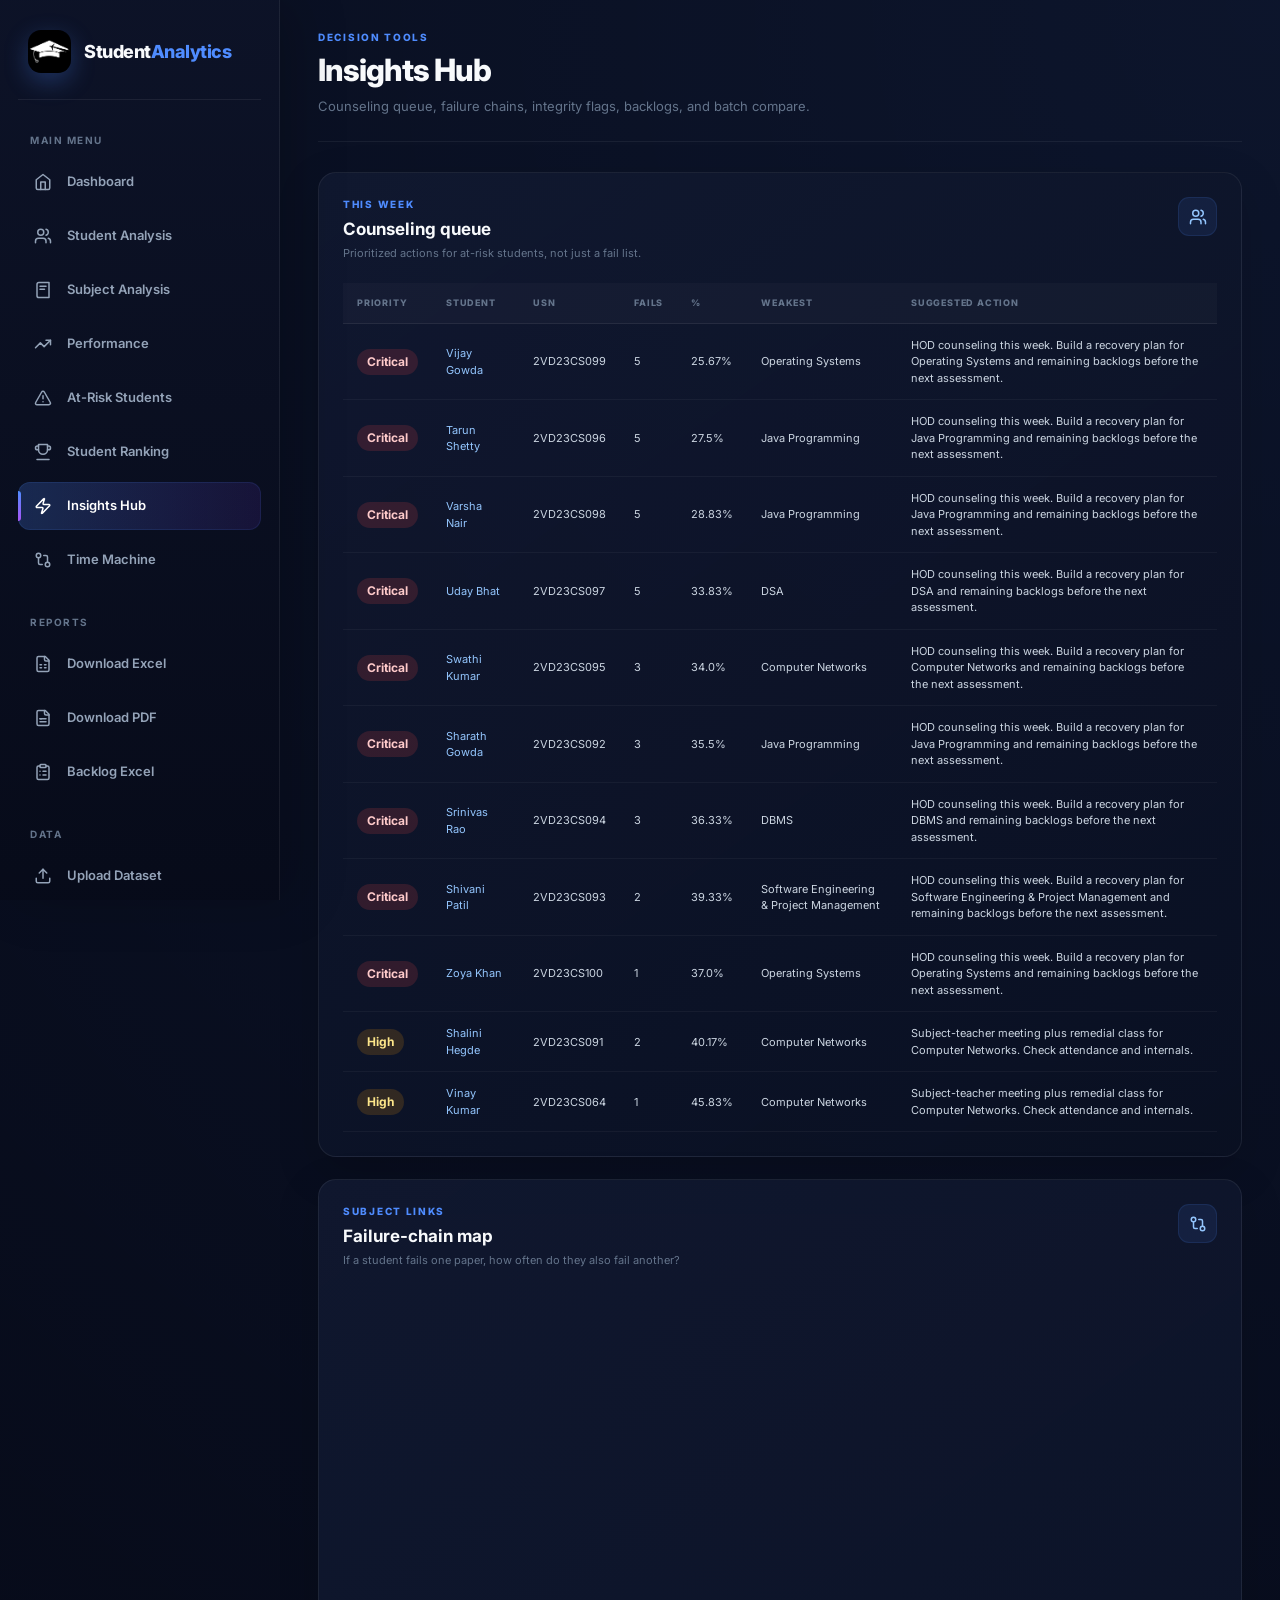
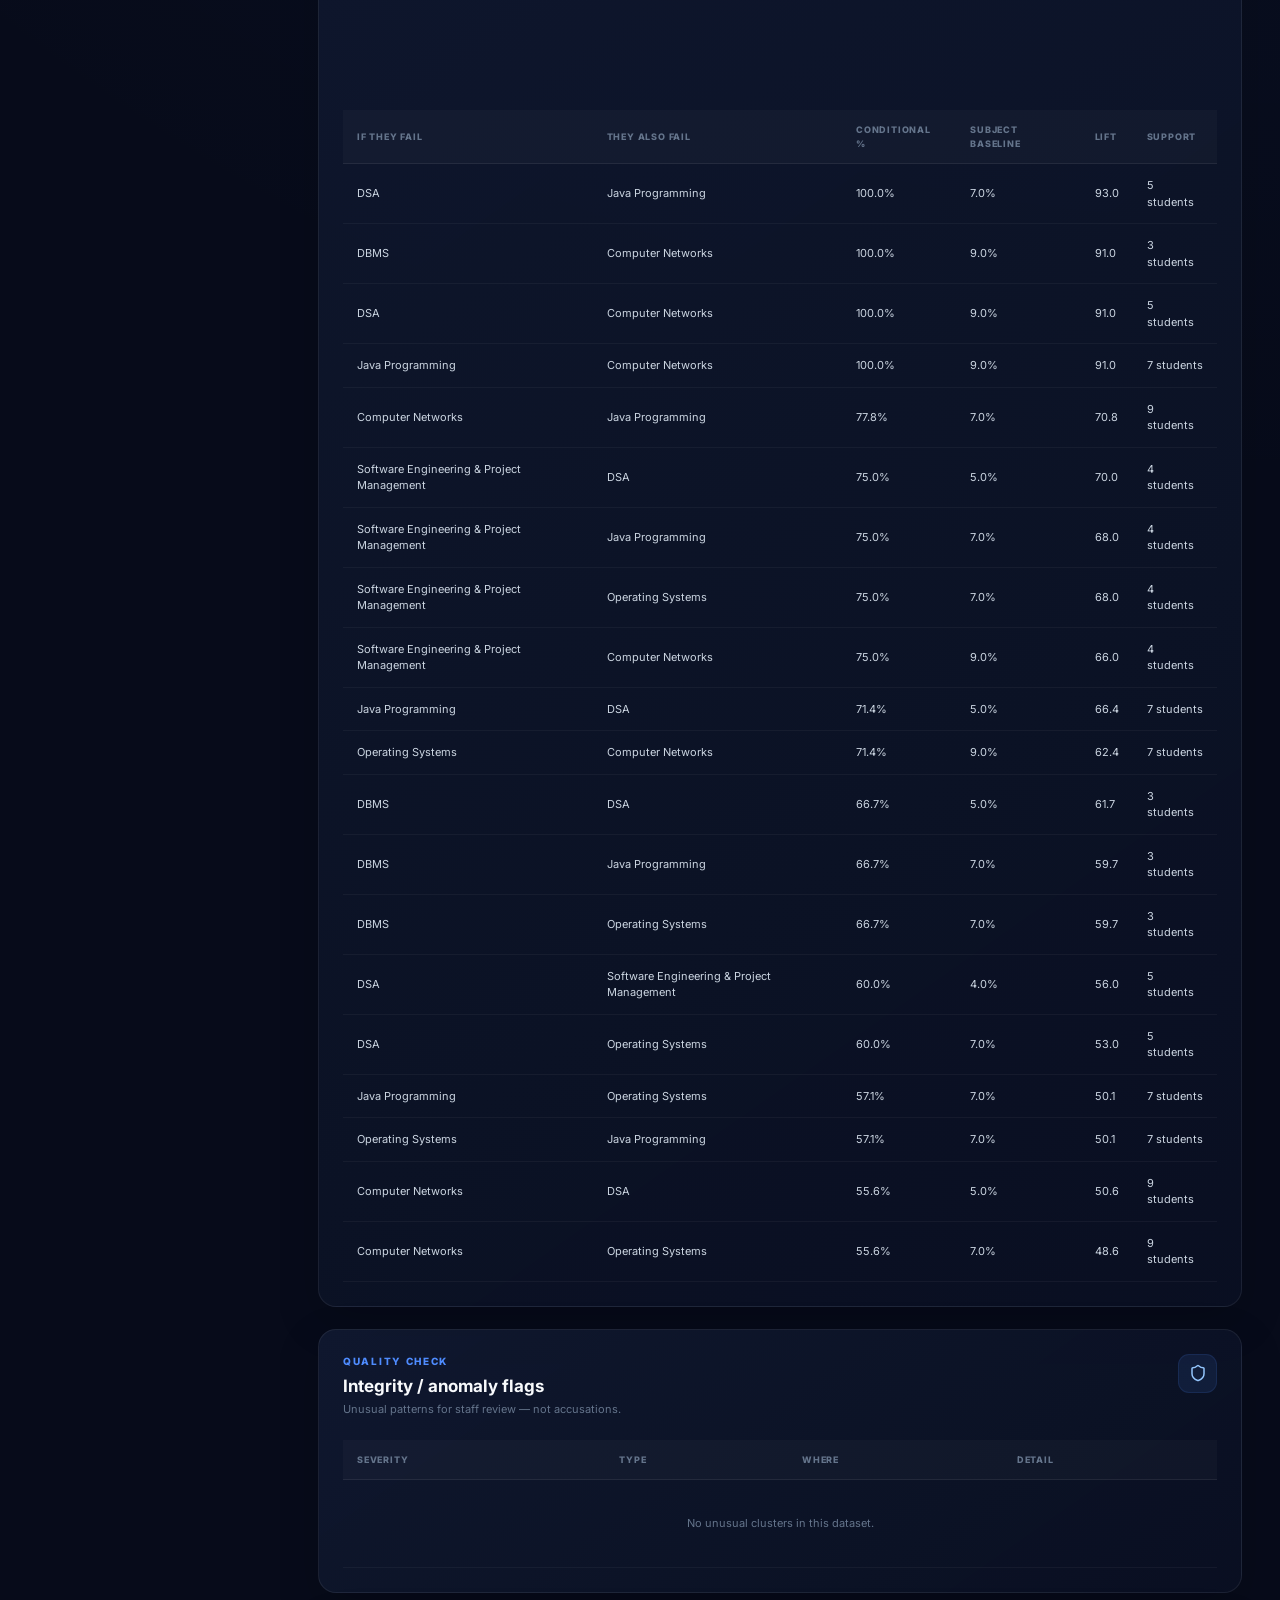
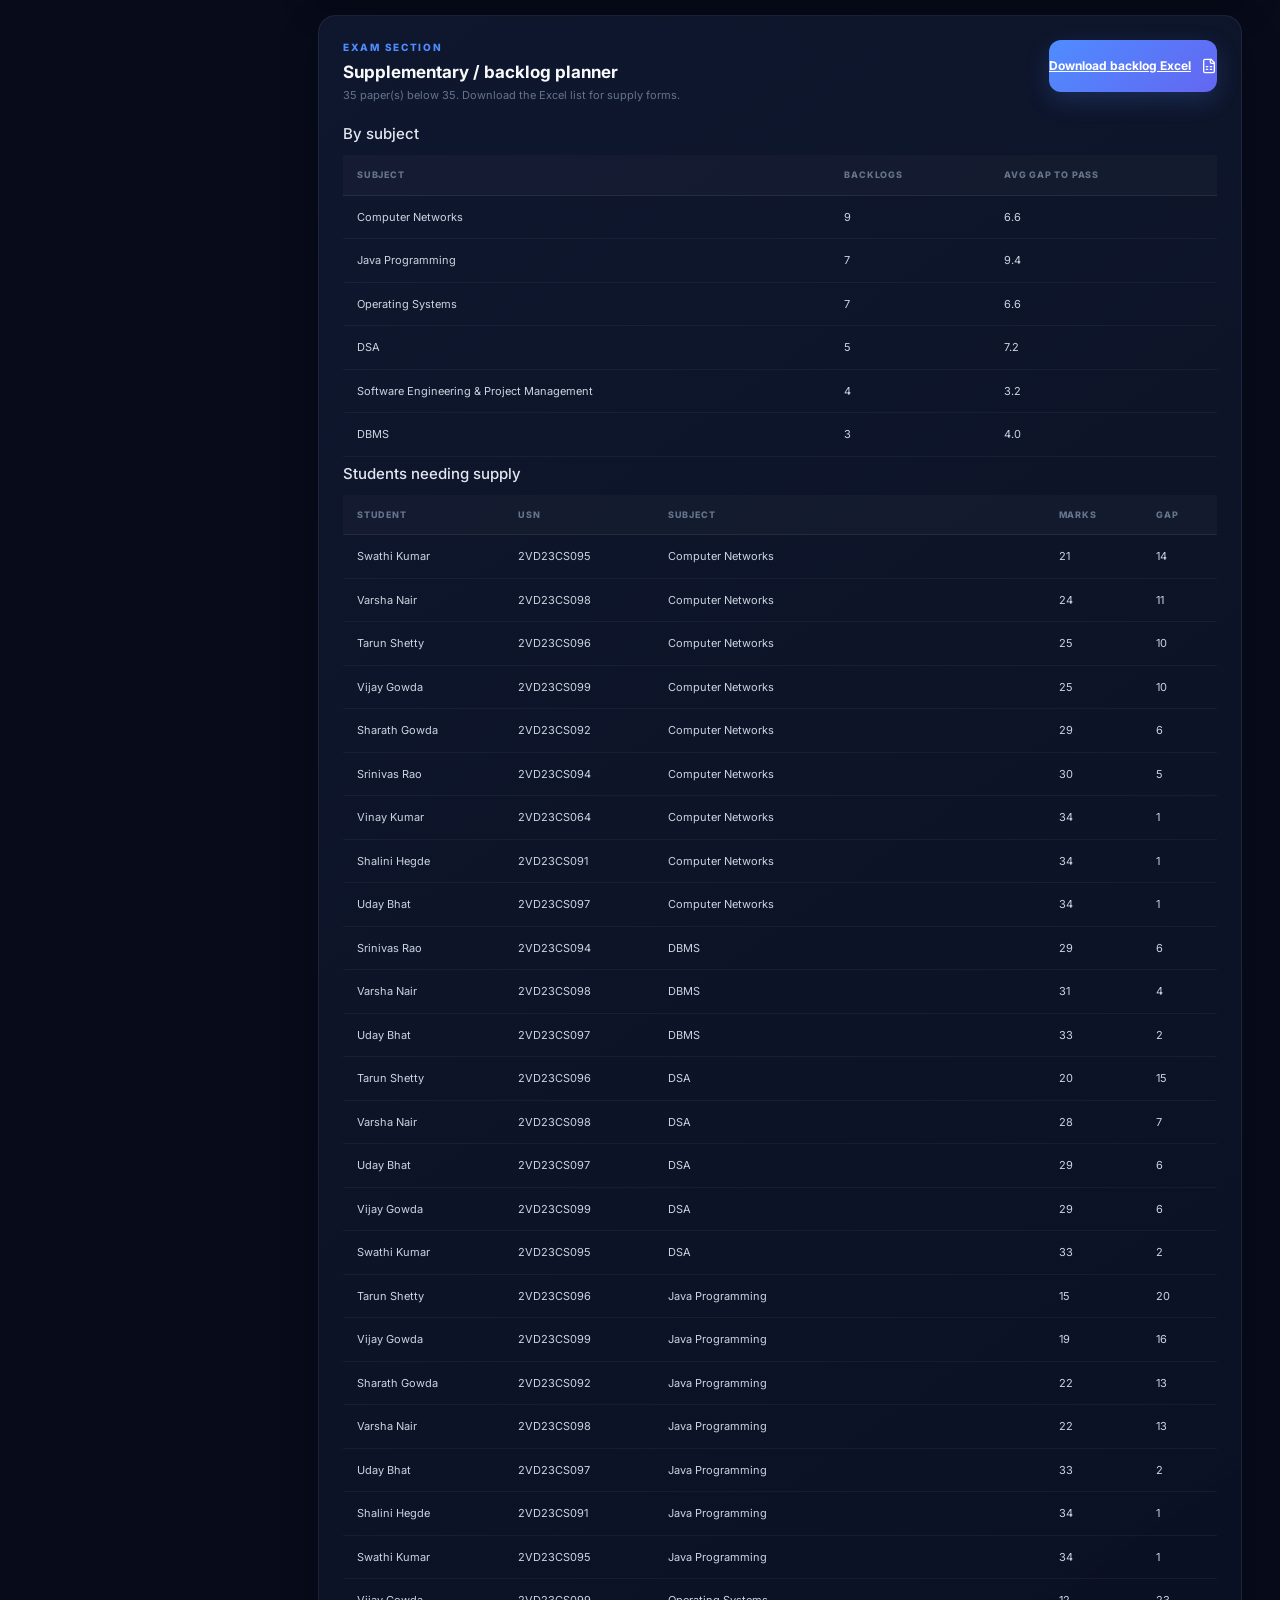
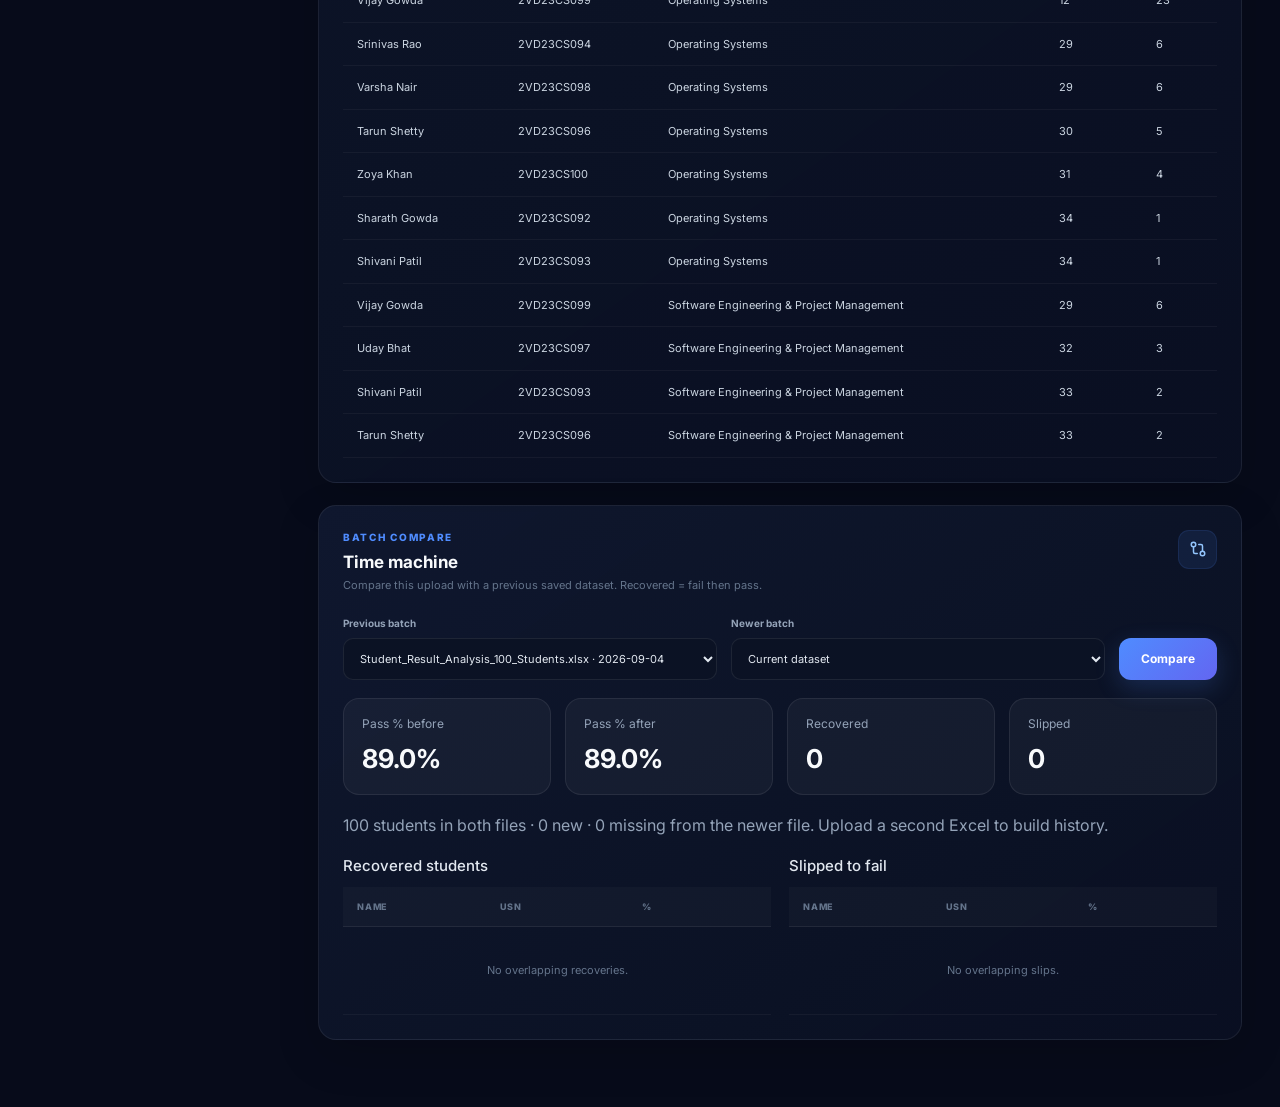
<file: static/_preview_insights.html>
<!DOCTYPE html>
<html lang="en">
<head>
    <meta charset="UTF-8">
    <meta name="viewport" content="width=device-width, initial-scale=1.0">
    <title>Insights Hub | StudentAnalytics</title>
    <link href="https://cdn.jsdelivr.net/npm/bootstrap@5.3.3/dist/css/bootstrap.min.css" rel="stylesheet">
    <link href="https://fonts.googleapis.com/css2?family=Inter:wght@400;500;600;700;800&display=swap" rel="stylesheet">
    <link rel="stylesheet" href="/static/style.css">
    <script src="https://cdn.plot.ly/plotly-3.1.2.min.js" charset="utf-8"></script>
</head>
<body>
<div class="dashboard-shell">
    
    





<aside class="dashboard-sidebar">

    <div class="sidebar-brand">

        <div class="brand-icon">
            <img
                src="/static/logo.png"
                alt="StudentAnalytics logo"
            >
        </div>

        <div class="brand-text">
            Student<span>Analytics</span>
        </div>

    </div>


    <div class="sidebar-section">

        <div class="sidebar-label">
            MAIN MENU
        </div>

        <a href="/dashboard"
           class="sidebar-item ">

            <span class="sidebar-icon"><svg
    xmlns="http://www.w3.org/2000/svg"
    class="ui-icon"
    width="18"
    height="18"
    viewBox="0 0 24 24"
    fill="none"
    stroke="currentColor"
    stroke-width="2"
    stroke-linecap="round"
    stroke-linejoin="round"
    aria-hidden="true"
>
    <path d="m3 9 9-7 9 7v11a2 2 0 0 1-2 2H5a2 2 0 0 1-2-2z"></path>
    <polyline points="9 22 9 12 15 12 15 22"></polyline>
</svg></span>

            <span class="sidebar-item-text">
                Dashboard
            </span>

        </a>


        <a href="/dashboard#student-analysis"
           class="sidebar-item">

            <span class="sidebar-icon"><svg
    xmlns="http://www.w3.org/2000/svg"
    class="ui-icon"
    width="18"
    height="18"
    viewBox="0 0 24 24"
    fill="none"
    stroke="currentColor"
    stroke-width="2"
    stroke-linecap="round"
    stroke-linejoin="round"
    aria-hidden="true"
>
    <path d="M16 21v-2a4 4 0 0 0-4-4H6a4 4 0 0 0-4 4v2"></path>
    <circle cx="9" cy="7" r="4"></circle>
    <path d="M22 21v-2a4 4 0 0 0-3-3.87"></path>
    <path d="M16 3.13a4 4 0 0 1 0 7.75"></path>
</svg></span>

            <span class="sidebar-item-text">
                Student Analysis
            </span>

        </a>


        <a href="/dashboard#subject-analysis"
           class="sidebar-item">

            <span class="sidebar-icon"><svg
    xmlns="http://www.w3.org/2000/svg"
    class="ui-icon"
    width="18"
    height="18"
    viewBox="0 0 24 24"
    fill="none"
    stroke="currentColor"
    stroke-width="2"
    stroke-linecap="round"
    stroke-linejoin="round"
    aria-hidden="true"
>
    <path d="M4 19.5v-15A2.5 2.5 0 0 1 6.5 2H20v20H6.5A2.5 2.5 0 0 1 4 19.5z"></path>
    <path d="M8 7h8"></path>
    <path d="M8 11h6"></path>
</svg></span>

            <span class="sidebar-item-text">
                Subject Analysis
            </span>

        </a>


        <a href="/dashboard#performance"
           class="sidebar-item">

            <span class="sidebar-icon"><svg
    xmlns="http://www.w3.org/2000/svg"
    class="ui-icon"
    width="18"
    height="18"
    viewBox="0 0 24 24"
    fill="none"
    stroke="currentColor"
    stroke-width="2"
    stroke-linecap="round"
    stroke-linejoin="round"
    aria-hidden="true"
>
    <polyline points="22 7 13.5 15.5 8.5 10.5 2 17"></polyline>
    <polyline points="16 7 22 7 22 13"></polyline>
</svg></span>

            <span class="sidebar-item-text">
                Performance
            </span>

        </a>


        <a href="/dashboard#at-risk"
           class="sidebar-item">

            <span class="sidebar-icon"><svg
    xmlns="http://www.w3.org/2000/svg"
    class="ui-icon"
    width="18"
    height="18"
    viewBox="0 0 24 24"
    fill="none"
    stroke="currentColor"
    stroke-width="2"
    stroke-linecap="round"
    stroke-linejoin="round"
    aria-hidden="true"
>
    <path d="m21.73 18-8-14a2 2 0 0 0-3.48 0l-8 14A2 2 0 0 0 4 21h16a2 2 0 0 0 1.73-3"></path>
    <path d="M12 9v4"></path>
    <path d="M12 17h.01"></path>
</svg></span>

            <span class="sidebar-item-text">
                At-Risk Students
            </span>

        </a>


        <a href="/dashboard#ranking"
           class="sidebar-item">

            <span class="sidebar-icon"><svg
    xmlns="http://www.w3.org/2000/svg"
    class="ui-icon"
    width="18"
    height="18"
    viewBox="0 0 24 24"
    fill="none"
    stroke="currentColor"
    stroke-width="2"
    stroke-linecap="round"
    stroke-linejoin="round"
    aria-hidden="true"
>
    <path d="M6 9H4.5a2.5 2.5 0 0 1 0-5H6"></path>
    <path d="M18 9h1.5a2.5 2.5 0 0 0 0-5H18"></path>
    <path d="M4 22h16"></path>
    <path d="M18 2H6v7a6 6 0 0 0 12 0V2Z"></path>
</svg></span>

            <span class="sidebar-item-text">
                Student Ranking
            </span>

        </a>


        <a href="/insights"
           class="sidebar-item active">

            <span class="sidebar-icon"><svg
    xmlns="http://www.w3.org/2000/svg"
    class="ui-icon"
    width="18"
    height="18"
    viewBox="0 0 24 24"
    fill="none"
    stroke="currentColor"
    stroke-width="2"
    stroke-linecap="round"
    stroke-linejoin="round"
    aria-hidden="true"
>
    <path d="M4 14a1 1 0 0 1-.78-1.63l9.9-10.2a.5.5 0 0 1 .86.46l-1.92 6.02A1 1 0 0 0 13 10h7a1 1 0 0 1 .78 1.63l-9.9 10.2a.5.5 0 0 1-.86-.46l1.92-6.02A1 1 0 0 0 11 14z"></path>
</svg></span>

            <span class="sidebar-item-text">
                Insights Hub
            </span>

        </a>


        <a href="/insights#time-machine"
           class="sidebar-item">

            <span class="sidebar-icon"><svg
    xmlns="http://www.w3.org/2000/svg"
    class="ui-icon"
    width="18"
    height="18"
    viewBox="0 0 24 24"
    fill="none"
    stroke="currentColor"
    stroke-width="2"
    stroke-linecap="round"
    stroke-linejoin="round"
    aria-hidden="true"
>
    <circle cx="18" cy="18" r="3"></circle>
    <circle cx="6" cy="6" r="3"></circle>
    <path d="M13 6h3a2 2 0 0 1 2 2v7"></path>
    <path d="M11 18H8a2 2 0 0 1-2-2V9"></path>
</svg></span>

            <span class="sidebar-item-text">
                Time Machine
            </span>

        </a>

    </div>


    <div class="sidebar-section">

        <div class="sidebar-label">
            REPORTS
        </div>


        <a href="/download?student=All&amp;subject=All&amp;result=All"
           class="sidebar-item">

            <span class="sidebar-icon"><svg
    xmlns="http://www.w3.org/2000/svg"
    class="ui-icon"
    width="18"
    height="18"
    viewBox="0 0 24 24"
    fill="none"
    stroke="currentColor"
    stroke-width="2"
    stroke-linecap="round"
    stroke-linejoin="round"
    aria-hidden="true"
>
    <path d="M15 2H6a2 2 0 0 0-2 2v16a2 2 0 0 0 2 2h12a2 2 0 0 0 2-2V7Z"></path>
    <path d="M14 2v4a2 2 0 0 0 2 2h4"></path>
    <path d="M8 13h2"></path>
    <path d="M14 13h2"></path>
    <path d="M8 17h2"></path>
    <path d="M14 17h2"></path>
</svg></span>

            <span class="sidebar-item-text">
                Download Excel
            </span>

        </a>


        <a href="/download-pdf?student=All&amp;subject=All&amp;result=All"
           class="sidebar-item">

            <span class="sidebar-icon"><svg
    xmlns="http://www.w3.org/2000/svg"
    class="ui-icon"
    width="18"
    height="18"
    viewBox="0 0 24 24"
    fill="none"
    stroke="currentColor"
    stroke-width="2"
    stroke-linecap="round"
    stroke-linejoin="round"
    aria-hidden="true"
>
    <path d="M15 2H6a2 2 0 0 0-2 2v16a2 2 0 0 0 2 2h12a2 2 0 0 0 2-2V7Z"></path>
    <path d="M14 2v4a2 2 0 0 0 2 2h4"></path>
    <path d="M10 13H8"></path>
    <path d="M16 13H8"></path>
    <path d="M16 17H8"></path>
</svg></span>

            <span class="sidebar-item-text">
                Download PDF
            </span>

        </a>


        <a href="/download-backlog"
           class="sidebar-item">

            <span class="sidebar-icon"><svg
    xmlns="http://www.w3.org/2000/svg"
    class="ui-icon"
    width="18"
    height="18"
    viewBox="0 0 24 24"
    fill="none"
    stroke="currentColor"
    stroke-width="2"
    stroke-linecap="round"
    stroke-linejoin="round"
    aria-hidden="true"
>
    <rect width="8" height="4" x="8" y="2" rx="1" ry="1"></rect>
    <path d="M16 4h2a2 2 0 0 1 2 2v14a2 2 0 0 1-2 2H6a2 2 0 0 1-2-2V6a2 2 0 0 1 2-2h2"></path>
    <path d="M12 11h4"></path>
    <path d="M12 16h4"></path>
    <path d="M8 11h.01"></path>
    <path d="M8 16h.01"></path>
</svg></span>

            <span class="sidebar-item-text">
                Backlog Excel
            </span>

        </a>

    </div>


    <div class="sidebar-section">

        <div class="sidebar-label">
            DATA
        </div>


        <a href="/index#upload"
           class="sidebar-item ">

            <span class="sidebar-icon"><svg
    xmlns="http://www.w3.org/2000/svg"
    class="ui-icon"
    width="18"
    height="18"
    viewBox="0 0 24 24"
    fill="none"
    stroke="currentColor"
    stroke-width="2"
    stroke-linecap="round"
    stroke-linejoin="round"
    aria-hidden="true"
>
    <path d="M12 3v12"></path>
    <path d="m17 8-5-5-5 5"></path>
    <path d="M21 15v4a2 2 0 0 1-2 2H5a2 2 0 0 1-2-2v-4"></path>
</svg></span>

            <span class="sidebar-item-text">
                Upload Dataset
            </span>

        </a>

    </div>


    <div class="sidebar-bottom">

        <div class="sidebar-user">

            <div class="user-avatar">
                H
            </div>

            <div class="user-details">

                <strong>
                    HOD
                </strong>

                <span>
                    Staff Account
                </span>

            </div>

        </div>


        <a href="/logout"
           class="sidebar-logout">

            <span class="sidebar-icon"><svg
    xmlns="http://www.w3.org/2000/svg"
    class="ui-icon"
    width="18"
    height="18"
    viewBox="0 0 24 24"
    fill="none"
    stroke="currentColor"
    stroke-width="2"
    stroke-linecap="round"
    stroke-linejoin="round"
    aria-hidden="true"
>
    <path d="M9 21H5a2 2 0 0 1-2-2V5a2 2 0 0 1 2-2h4"></path>
    <polyline points="16 17 21 12 16 7"></polyline>
    <line x1="21" x2="9" y1="12" y2="12"></line>
</svg></span>

            <span>
                Logout
            </span>

        </a>

    </div>

</aside>

    <main class="dashboard-main">

        <header class="dashboard-topbar">
            <div>
                <div class="page-eyebrow">DECISION TOOLS</div>
                <h1>Insights Hub</h1>
                <p>Counseling queue, failure chains, integrity flags, backlogs, and batch compare.</p>
            </div>
        </header>


        <section id="counseling" class="dashboard-panel table-panel">
            <div class="panel-heading">
                <div>
                    <span class="section-kicker">THIS WEEK</span>
                    <h2>Counseling queue</h2>
                    <p>Prioritized actions for at-risk students, not just a fail list.</p>
                </div>
                <div class="panel-icon"><svg
    xmlns="http://www.w3.org/2000/svg"
    class="ui-icon"
    width="18"
    height="18"
    viewBox="0 0 24 24"
    fill="none"
    stroke="currentColor"
    stroke-width="2"
    stroke-linecap="round"
    stroke-linejoin="round"
    aria-hidden="true"
>
    <path d="M16 21v-2a4 4 0 0 0-4-4H6a4 4 0 0 0-4 4v2"></path>
    <circle cx="9" cy="7" r="4"></circle>
    <path d="M22 21v-2a4 4 0 0 0-3-3.87"></path>
    <path d="M16 3.13a4 4 0 0 1 0 7.75"></path>
</svg></div>
            </div>

            <div class="table-scroll">
                <table class="analytics-table">
                    <thead>
                        <tr>
                            <th>Priority</th>
                            <th>Student</th>
                            <th>USN</th>
                            <th>Fails</th>
                            <th>%</th>
                            <th>Weakest</th>
                            <th>Suggested action</th>
                        </tr>
                    </thead>
                    <tbody>
                        
                        <tr>
                            <td>
                                <span class="priority-pill priority-critical">
                                    Critical
                                </span>
                            </td>
                            <td>
                                <a href="/student/2VD23CS099">
                                    Vijay Gowda
                                </a>
                            </td>
                            <td>2VD23CS099</td>
                            <td>5</td>
                            <td>25.67%</td>
                            <td>Operating Systems</td>
                            <td>HOD counseling this week. Build a recovery plan for Operating Systems and remaining backlogs before the next assessment.</td>
                        </tr>
                        
                        <tr>
                            <td>
                                <span class="priority-pill priority-critical">
                                    Critical
                                </span>
                            </td>
                            <td>
                                <a href="/student/2VD23CS096">
                                    Tarun Shetty
                                </a>
                            </td>
                            <td>2VD23CS096</td>
                            <td>5</td>
                            <td>27.5%</td>
                            <td>Java Programming</td>
                            <td>HOD counseling this week. Build a recovery plan for Java Programming and remaining backlogs before the next assessment.</td>
                        </tr>
                        
                        <tr>
                            <td>
                                <span class="priority-pill priority-critical">
                                    Critical
                                </span>
                            </td>
                            <td>
                                <a href="/student/2VD23CS098">
                                    Varsha Nair
                                </a>
                            </td>
                            <td>2VD23CS098</td>
                            <td>5</td>
                            <td>28.83%</td>
                            <td>Java Programming</td>
                            <td>HOD counseling this week. Build a recovery plan for Java Programming and remaining backlogs before the next assessment.</td>
                        </tr>
                        
                        <tr>
                            <td>
                                <span class="priority-pill priority-critical">
                                    Critical
                                </span>
                            </td>
                            <td>
                                <a href="/student/2VD23CS097">
                                    Uday Bhat
                                </a>
                            </td>
                            <td>2VD23CS097</td>
                            <td>5</td>
                            <td>33.83%</td>
                            <td>DSA</td>
                            <td>HOD counseling this week. Build a recovery plan for DSA and remaining backlogs before the next assessment.</td>
                        </tr>
                        
                        <tr>
                            <td>
                                <span class="priority-pill priority-critical">
                                    Critical
                                </span>
                            </td>
                            <td>
                                <a href="/student/2VD23CS095">
                                    Swathi Kumar
                                </a>
                            </td>
                            <td>2VD23CS095</td>
                            <td>3</td>
                            <td>34.0%</td>
                            <td>Computer Networks</td>
                            <td>HOD counseling this week. Build a recovery plan for Computer Networks and remaining backlogs before the next assessment.</td>
                        </tr>
                        
                        <tr>
                            <td>
                                <span class="priority-pill priority-critical">
                                    Critical
                                </span>
                            </td>
                            <td>
                                <a href="/student/2VD23CS092">
                                    Sharath Gowda
                                </a>
                            </td>
                            <td>2VD23CS092</td>
                            <td>3</td>
                            <td>35.5%</td>
                            <td>Java Programming</td>
                            <td>HOD counseling this week. Build a recovery plan for Java Programming and remaining backlogs before the next assessment.</td>
                        </tr>
                        
                        <tr>
                            <td>
                                <span class="priority-pill priority-critical">
                                    Critical
                                </span>
                            </td>
                            <td>
                                <a href="/student/2VD23CS094">
                                    Srinivas Rao
                                </a>
                            </td>
                            <td>2VD23CS094</td>
                            <td>3</td>
                            <td>36.33%</td>
                            <td>DBMS</td>
                            <td>HOD counseling this week. Build a recovery plan for DBMS and remaining backlogs before the next assessment.</td>
                        </tr>
                        
                        <tr>
                            <td>
                                <span class="priority-pill priority-critical">
                                    Critical
                                </span>
                            </td>
                            <td>
                                <a href="/student/2VD23CS093">
                                    Shivani Patil
                                </a>
                            </td>
                            <td>2VD23CS093</td>
                            <td>2</td>
                            <td>39.33%</td>
                            <td>Software Engineering &amp; Project Management</td>
                            <td>HOD counseling this week. Build a recovery plan for Software Engineering &amp; Project Management and remaining backlogs before the next assessment.</td>
                        </tr>
                        
                        <tr>
                            <td>
                                <span class="priority-pill priority-critical">
                                    Critical
                                </span>
                            </td>
                            <td>
                                <a href="/student/2VD23CS100">
                                    Zoya Khan
                                </a>
                            </td>
                            <td>2VD23CS100</td>
                            <td>1</td>
                            <td>37.0%</td>
                            <td>Operating Systems</td>
                            <td>HOD counseling this week. Build a recovery plan for Operating Systems and remaining backlogs before the next assessment.</td>
                        </tr>
                        
                        <tr>
                            <td>
                                <span class="priority-pill priority-high">
                                    High
                                </span>
                            </td>
                            <td>
                                <a href="/student/2VD23CS091">
                                    Shalini Hegde
                                </a>
                            </td>
                            <td>2VD23CS091</td>
                            <td>2</td>
                            <td>40.17%</td>
                            <td>Computer Networks</td>
                            <td>Subject-teacher meeting plus remedial class for Computer Networks. Check attendance and internals.</td>
                        </tr>
                        
                        <tr>
                            <td>
                                <span class="priority-pill priority-high">
                                    High
                                </span>
                            </td>
                            <td>
                                <a href="/student/2VD23CS064">
                                    Vinay Kumar
                                </a>
                            </td>
                            <td>2VD23CS064</td>
                            <td>1</td>
                            <td>45.83%</td>
                            <td>Computer Networks</td>
                            <td>Subject-teacher meeting plus remedial class for Computer Networks. Check attendance and internals.</td>
                        </tr>
                        
                    </tbody>
                </table>
            </div>
        </section>


        <section id="chains" class="dashboard-panel">
            <div class="panel-heading">
                <div>
                    <span class="section-kicker">SUBJECT LINKS</span>
                    <h2>Failure-chain map</h2>
                    <p>If a student fails one paper, how often do they also fail another?</p>
                </div>
                <div class="panel-icon"><svg
    xmlns="http://www.w3.org/2000/svg"
    class="ui-icon"
    width="18"
    height="18"
    viewBox="0 0 24 24"
    fill="none"
    stroke="currentColor"
    stroke-width="2"
    stroke-linecap="round"
    stroke-linejoin="round"
    aria-hidden="true"
>
    <circle cx="18" cy="18" r="3"></circle>
    <circle cx="6" cy="6" r="3"></circle>
    <path d="M13 6h3a2 2 0 0 1 2 2v7"></path>
    <path d="M11 18H8a2 2 0 0 1-2-2V9"></path>
</svg></div>
            </div>

            
            <div class="chart-box">
                <div>                            <div id="388c151b-9182-4481-a2f3-a28f46b1f8b5" class="plotly-graph-div" style="height:420px; width:100%;"></div>            <script type="text/javascript">                window.PLOTLYENV=window.PLOTLYENV || {};                                if (document.getElementById("388c151b-9182-4481-a2f3-a28f46b1f8b5")) {                    Plotly.newPlot(                        "388c151b-9182-4481-a2f3-a28f46b1f8b5",                        [{"colorbar":{"thickness":12,"title":{"text":"%"}},"colorscale":[[0,"#0f172a"],[0.35,"#1d4ed8"],[0.7,"#f59e0b"],[1,"#ef4444"]],"hovertemplate":"Failed %{y}\u003cbr\u003ethen failed %{x}: %{z:.1f}%\u003cextra\u003e\u003c\u002fextra\u003e","x":["Computer Networks","DBMS","DSA","Java Programming","Operating Systems","Software Engineering & Project Management"],"y":["Computer Networks","DBMS","DSA","Java Programming","Operating Systems","Software Engineering & Project Management"],"z":[[null,33.3,55.6,77.8,55.6,33.3],[100.0,null,66.7,66.7,66.7,33.3],[100.0,40.0,null,100.0,60.0,60.0],[100.0,28.6,71.4,null,57.1,42.9],[71.4,28.6,42.9,57.1,null,42.9],[75.0,25.0,75.0,75.0,75.0,null]],"type":"heatmap"}],                        {"font":{"color":"#f8fafc","family":"Inter, Segoe UI, Arial","size":11},"height":420,"margin":{"b":90,"l":90,"r":24,"t":36},"paper_bgcolor":"rgba(0,0,0,0)","plot_bgcolor":"rgba(0,0,0,0)","template":{"data":{"barpolar":[{"marker":{"line":{"color":"#E5ECF6","width":0.5},"pattern":{"fillmode":"overlay","size":10,"solidity":0.2}},"type":"barpolar"}],"bar":[{"error_x":{"color":"#2a3f5f"},"error_y":{"color":"#2a3f5f"},"marker":{"line":{"color":"#E5ECF6","width":0.5},"pattern":{"fillmode":"overlay","size":10,"solidity":0.2}},"type":"bar"}],"carpet":[{"aaxis":{"endlinecolor":"#2a3f5f","gridcolor":"white","linecolor":"white","minorgridcolor":"white","startlinecolor":"#2a3f5f"},"baxis":{"endlinecolor":"#2a3f5f","gridcolor":"white","linecolor":"white","minorgridcolor":"white","startlinecolor":"#2a3f5f"},"type":"carpet"}],"choropleth":[{"colorbar":{"outlinewidth":0,"ticks":""},"type":"choropleth"}],"contourcarpet":[{"colorbar":{"outlinewidth":0,"ticks":""},"type":"contourcarpet"}],"contour":[{"colorbar":{"outlinewidth":0,"ticks":""},"colorscale":[[0.0,"#0d0887"],[0.1111111111111111,"#46039f"],[0.2222222222222222,"#7201a8"],[0.3333333333333333,"#9c179e"],[0.4444444444444444,"#bd3786"],[0.5555555555555556,"#d8576b"],[0.6666666666666666,"#ed7953"],[0.7777777777777778,"#fb9f3a"],[0.8888888888888888,"#fdca26"],[1.0,"#f0f921"]],"type":"contour"}],"heatmap":[{"colorbar":{"outlinewidth":0,"ticks":""},"colorscale":[[0.0,"#0d0887"],[0.1111111111111111,"#46039f"],[0.2222222222222222,"#7201a8"],[0.3333333333333333,"#9c179e"],[0.4444444444444444,"#bd3786"],[0.5555555555555556,"#d8576b"],[0.6666666666666666,"#ed7953"],[0.7777777777777778,"#fb9f3a"],[0.8888888888888888,"#fdca26"],[1.0,"#f0f921"]],"type":"heatmap"}],"histogram2dcontour":[{"colorbar":{"outlinewidth":0,"ticks":""},"colorscale":[[0.0,"#0d0887"],[0.1111111111111111,"#46039f"],[0.2222222222222222,"#7201a8"],[0.3333333333333333,"#9c179e"],[0.4444444444444444,"#bd3786"],[0.5555555555555556,"#d8576b"],[0.6666666666666666,"#ed7953"],[0.7777777777777778,"#fb9f3a"],[0.8888888888888888,"#fdca26"],[1.0,"#f0f921"]],"type":"histogram2dcontour"}],"histogram2d":[{"colorbar":{"outlinewidth":0,"ticks":""},"colorscale":[[0.0,"#0d0887"],[0.1111111111111111,"#46039f"],[0.2222222222222222,"#7201a8"],[0.3333333333333333,"#9c179e"],[0.4444444444444444,"#bd3786"],[0.5555555555555556,"#d8576b"],[0.6666666666666666,"#ed7953"],[0.7777777777777778,"#fb9f3a"],[0.8888888888888888,"#fdca26"],[1.0,"#f0f921"]],"type":"histogram2d"}],"histogram":[{"marker":{"pattern":{"fillmode":"overlay","size":10,"solidity":0.2}},"type":"histogram"}],"mesh3d":[{"colorbar":{"outlinewidth":0,"ticks":""},"type":"mesh3d"}],"parcoords":[{"line":{"colorbar":{"outlinewidth":0,"ticks":""}},"type":"parcoords"}],"pie":[{"automargin":true,"type":"pie"}],"scatter3d":[{"line":{"colorbar":{"outlinewidth":0,"ticks":""}},"marker":{"colorbar":{"outlinewidth":0,"ticks":""}},"type":"scatter3d"}],"scattercarpet":[{"marker":{"colorbar":{"outlinewidth":0,"ticks":""}},"type":"scattercarpet"}],"scattergeo":[{"marker":{"colorbar":{"outlinewidth":0,"ticks":""}},"type":"scattergeo"}],"scattergl":[{"marker":{"colorbar":{"outlinewidth":0,"ticks":""}},"type":"scattergl"}],"scattermapbox":[{"marker":{"colorbar":{"outlinewidth":0,"ticks":""}},"type":"scattermapbox"}],"scattermap":[{"marker":{"colorbar":{"outlinewidth":0,"ticks":""}},"type":"scattermap"}],"scatterpolargl":[{"marker":{"colorbar":{"outlinewidth":0,"ticks":""}},"type":"scatterpolargl"}],"scatterpolar":[{"marker":{"colorbar":{"outlinewidth":0,"ticks":""}},"type":"scatterpolar"}],"scatter":[{"fillpattern":{"fillmode":"overlay","size":10,"solidity":0.2},"type":"scatter"}],"scatterternary":[{"marker":{"colorbar":{"outlinewidth":0,"ticks":""}},"type":"scatterternary"}],"surface":[{"colorbar":{"outlinewidth":0,"ticks":""},"colorscale":[[0.0,"#0d0887"],[0.1111111111111111,"#46039f"],[0.2222222222222222,"#7201a8"],[0.3333333333333333,"#9c179e"],[0.4444444444444444,"#bd3786"],[0.5555555555555556,"#d8576b"],[0.6666666666666666,"#ed7953"],[0.7777777777777778,"#fb9f3a"],[0.8888888888888888,"#fdca26"],[1.0,"#f0f921"]],"type":"surface"}],"table":[{"cells":{"fill":{"color":"#EBF0F8"},"line":{"color":"white"}},"header":{"fill":{"color":"#C8D4E3"},"line":{"color":"white"}},"type":"table"}]},"layout":{"annotationdefaults":{"arrowcolor":"#2a3f5f","arrowhead":0,"arrowwidth":1},"autotypenumbers":"strict","coloraxis":{"colorbar":{"outlinewidth":0,"ticks":""}},"colorscale":{"diverging":[[0,"#8e0152"],[0.1,"#c51b7d"],[0.2,"#de77ae"],[0.3,"#f1b6da"],[0.4,"#fde0ef"],[0.5,"#f7f7f7"],[0.6,"#e6f5d0"],[0.7,"#b8e186"],[0.8,"#7fbc41"],[0.9,"#4d9221"],[1,"#276419"]],"sequential":[[0.0,"#0d0887"],[0.1111111111111111,"#46039f"],[0.2222222222222222,"#7201a8"],[0.3333333333333333,"#9c179e"],[0.4444444444444444,"#bd3786"],[0.5555555555555556,"#d8576b"],[0.6666666666666666,"#ed7953"],[0.7777777777777778,"#fb9f3a"],[0.8888888888888888,"#fdca26"],[1.0,"#f0f921"]],"sequentialminus":[[0.0,"#0d0887"],[0.1111111111111111,"#46039f"],[0.2222222222222222,"#7201a8"],[0.3333333333333333,"#9c179e"],[0.4444444444444444,"#bd3786"],[0.5555555555555556,"#d8576b"],[0.6666666666666666,"#ed7953"],[0.7777777777777778,"#fb9f3a"],[0.8888888888888888,"#fdca26"],[1.0,"#f0f921"]]},"colorway":["#636efa","#EF553B","#00cc96","#ab63fa","#FFA15A","#19d3f3","#FF6692","#B6E880","#FF97FF","#FECB52"],"font":{"color":"#2a3f5f"},"geo":{"bgcolor":"white","lakecolor":"white","landcolor":"#E5ECF6","showlakes":true,"showland":true,"subunitcolor":"white"},"hoverlabel":{"align":"left"},"hovermode":"closest","mapbox":{"style":"light"},"paper_bgcolor":"white","plot_bgcolor":"#E5ECF6","polar":{"angularaxis":{"gridcolor":"white","linecolor":"white","ticks":""},"bgcolor":"#E5ECF6","radialaxis":{"gridcolor":"white","linecolor":"white","ticks":""}},"scene":{"xaxis":{"backgroundcolor":"#E5ECF6","gridcolor":"white","gridwidth":2,"linecolor":"white","showbackground":true,"ticks":"","zerolinecolor":"white"},"yaxis":{"backgroundcolor":"#E5ECF6","gridcolor":"white","gridwidth":2,"linecolor":"white","showbackground":true,"ticks":"","zerolinecolor":"white"},"zaxis":{"backgroundcolor":"#E5ECF6","gridcolor":"white","gridwidth":2,"linecolor":"white","showbackground":true,"ticks":"","zerolinecolor":"white"}},"shapedefaults":{"line":{"color":"#2a3f5f"}},"ternary":{"aaxis":{"gridcolor":"white","linecolor":"white","ticks":""},"baxis":{"gridcolor":"white","linecolor":"white","ticks":""},"bgcolor":"#E5ECF6","caxis":{"gridcolor":"white","linecolor":"white","ticks":""}},"title":{"x":0.05},"xaxis":{"automargin":true,"gridcolor":"white","linecolor":"white","ticks":"","title":{"standoff":15},"zerolinecolor":"white","zerolinewidth":2},"yaxis":{"automargin":true,"gridcolor":"white","linecolor":"white","ticks":"","title":{"standoff":15},"zerolinecolor":"white","zerolinewidth":2}}},"title":{"font":{"color":"#ffffff","size":14},"text":"If a student fails Y, how often do they also fail X?"},"xaxis":{"automargin":true,"tickangle":-35},"yaxis":{"automargin":true}},                        {"responsive": true}                    )                };            </script>        </div>
            </div>
            

            <div class="table-scroll">
                <table class="analytics-table">
                    <thead>
                        <tr>
                            <th>If they fail</th>
                            <th>They also fail</th>
                            <th>Conditional %</th>
                            <th>Subject baseline</th>
                            <th>Lift</th>
                            <th>Support</th>
                        </tr>
                    </thead>
                    <tbody>
                        
                        <tr>
                            <td>DSA</td>
                            <td>Java Programming</td>
                            <td>100.0%</td>
                            <td>7.0%</td>
                            <td>93.0</td>
                            <td>5 students</td>
                        </tr>
                        
                        <tr>
                            <td>DBMS</td>
                            <td>Computer Networks</td>
                            <td>100.0%</td>
                            <td>9.0%</td>
                            <td>91.0</td>
                            <td>3 students</td>
                        </tr>
                        
                        <tr>
                            <td>DSA</td>
                            <td>Computer Networks</td>
                            <td>100.0%</td>
                            <td>9.0%</td>
                            <td>91.0</td>
                            <td>5 students</td>
                        </tr>
                        
                        <tr>
                            <td>Java Programming</td>
                            <td>Computer Networks</td>
                            <td>100.0%</td>
                            <td>9.0%</td>
                            <td>91.0</td>
                            <td>7 students</td>
                        </tr>
                        
                        <tr>
                            <td>Computer Networks</td>
                            <td>Java Programming</td>
                            <td>77.8%</td>
                            <td>7.0%</td>
                            <td>70.8</td>
                            <td>9 students</td>
                        </tr>
                        
                        <tr>
                            <td>Software Engineering &amp; Project Management</td>
                            <td>DSA</td>
                            <td>75.0%</td>
                            <td>5.0%</td>
                            <td>70.0</td>
                            <td>4 students</td>
                        </tr>
                        
                        <tr>
                            <td>Software Engineering &amp; Project Management</td>
                            <td>Java Programming</td>
                            <td>75.0%</td>
                            <td>7.0%</td>
                            <td>68.0</td>
                            <td>4 students</td>
                        </tr>
                        
                        <tr>
                            <td>Software Engineering &amp; Project Management</td>
                            <td>Operating Systems</td>
                            <td>75.0%</td>
                            <td>7.0%</td>
                            <td>68.0</td>
                            <td>4 students</td>
                        </tr>
                        
                        <tr>
                            <td>Software Engineering &amp; Project Management</td>
                            <td>Computer Networks</td>
                            <td>75.0%</td>
                            <td>9.0%</td>
                            <td>66.0</td>
                            <td>4 students</td>
                        </tr>
                        
                        <tr>
                            <td>Java Programming</td>
                            <td>DSA</td>
                            <td>71.4%</td>
                            <td>5.0%</td>
                            <td>66.4</td>
                            <td>7 students</td>
                        </tr>
                        
                        <tr>
                            <td>Operating Systems</td>
                            <td>Computer Networks</td>
                            <td>71.4%</td>
                            <td>9.0%</td>
                            <td>62.4</td>
                            <td>7 students</td>
                        </tr>
                        
                        <tr>
                            <td>DBMS</td>
                            <td>DSA</td>
                            <td>66.7%</td>
                            <td>5.0%</td>
                            <td>61.7</td>
                            <td>3 students</td>
                        </tr>
                        
                        <tr>
                            <td>DBMS</td>
                            <td>Java Programming</td>
                            <td>66.7%</td>
                            <td>7.0%</td>
                            <td>59.7</td>
                            <td>3 students</td>
                        </tr>
                        
                        <tr>
                            <td>DBMS</td>
                            <td>Operating Systems</td>
                            <td>66.7%</td>
                            <td>7.0%</td>
                            <td>59.7</td>
                            <td>3 students</td>
                        </tr>
                        
                        <tr>
                            <td>DSA</td>
                            <td>Software Engineering &amp; Project Management</td>
                            <td>60.0%</td>
                            <td>4.0%</td>
                            <td>56.0</td>
                            <td>5 students</td>
                        </tr>
                        
                        <tr>
                            <td>DSA</td>
                            <td>Operating Systems</td>
                            <td>60.0%</td>
                            <td>7.0%</td>
                            <td>53.0</td>
                            <td>5 students</td>
                        </tr>
                        
                        <tr>
                            <td>Java Programming</td>
                            <td>Operating Systems</td>
                            <td>57.1%</td>
                            <td>7.0%</td>
                            <td>50.1</td>
                            <td>7 students</td>
                        </tr>
                        
                        <tr>
                            <td>Operating Systems</td>
                            <td>Java Programming</td>
                            <td>57.1%</td>
                            <td>7.0%</td>
                            <td>50.1</td>
                            <td>7 students</td>
                        </tr>
                        
                        <tr>
                            <td>Computer Networks</td>
                            <td>DSA</td>
                            <td>55.6%</td>
                            <td>5.0%</td>
                            <td>50.6</td>
                            <td>9 students</td>
                        </tr>
                        
                        <tr>
                            <td>Computer Networks</td>
                            <td>Operating Systems</td>
                            <td>55.6%</td>
                            <td>7.0%</td>
                            <td>48.6</td>
                            <td>9 students</td>
                        </tr>
                        
                    </tbody>
                </table>
            </div>
        </section>


        <section id="anomalies" class="dashboard-panel table-panel">
            <div class="panel-heading">
                <div>
                    <span class="section-kicker">QUALITY CHECK</span>
                    <h2>Integrity / anomaly flags</h2>
                    <p>Unusual patterns for staff review — not accusations.</p>
                </div>
                <div class="panel-icon"><svg
    xmlns="http://www.w3.org/2000/svg"
    class="ui-icon"
    width="18"
    height="18"
    viewBox="0 0 24 24"
    fill="none"
    stroke="currentColor"
    stroke-width="2"
    stroke-linecap="round"
    stroke-linejoin="round"
    aria-hidden="true"
>
    <path d="M20 13c0 5-3.5 7.5-7.66 8.95a1 1 0 0 1-.67-.01C7.5 20.5 4 18 4 13V6a1 1 0 0 1 1-1c2 0 4.5-1.2 6.24-2.72a1.17 1.17 0 0 1 1.52 0C14.51 3.81 17 5 19 5a1 1 0 0 1 1 1z"></path>
</svg></div>
            </div>

            <div class="table-scroll">
                <table class="analytics-table">
                    <thead>
                        <tr>
                            <th>Severity</th>
                            <th>Type</th>
                            <th>Where</th>
                            <th>Detail</th>
                        </tr>
                    </thead>
                    <tbody>
                        
                        <tr>
                            <td colspan="4" class="empty-table">No unusual clusters in this dataset.</td>
                        </tr>
                        
                    </tbody>
                </table>
            </div>
        </section>


        <section id="backlogs" class="dashboard-panel table-panel">
            <div class="panel-heading">
                <div>
                    <span class="section-kicker">EXAM SECTION</span>
                    <h2>Supplementary / backlog planner</h2>
                    <p>35 paper(s) below 35. Download the Excel list for supply forms.</p>
                </div>
                <a href="/download-backlog" class="primary-action">
                    <span>Download backlog Excel</span>
                    <svg
    xmlns="http://www.w3.org/2000/svg"
    class="ui-icon"
    width="16"
    height="16"
    viewBox="0 0 24 24"
    fill="none"
    stroke="currentColor"
    stroke-width="2"
    stroke-linecap="round"
    stroke-linejoin="round"
    aria-hidden="true"
>
    <path d="M15 2H6a2 2 0 0 0-2 2v16a2 2 0 0 0 2 2h12a2 2 0 0 0 2-2V7Z"></path>
    <path d="M14 2v4a2 2 0 0 0 2 2h4"></path>
    <path d="M8 13h2"></path>
    <path d="M14 13h2"></path>
    <path d="M8 17h2"></path>
    <path d="M14 17h2"></path>
</svg>
                </a>
            </div>

            <div class="backlog-stack">
                <div class="backlog-block">
                    <h3 class="mini-heading">By subject</h3>
                    <div class="table-wrapper">
                        <table class="analytics-table compact-table">
                            <thead>
                                <tr>
                                    <th>Subject</th>
                                    <th>Backlogs</th>
                                    <th>Avg gap to pass</th>
                                </tr>
                            </thead>
                            <tbody>
                                
                                <tr>
                                    <td>Computer Networks</td>
                                    <td>9</td>
                                    <td>6.6</td>
                                </tr>
                                
                                <tr>
                                    <td>Java Programming</td>
                                    <td>7</td>
                                    <td>9.4</td>
                                </tr>
                                
                                <tr>
                                    <td>Operating Systems</td>
                                    <td>7</td>
                                    <td>6.6</td>
                                </tr>
                                
                                <tr>
                                    <td>DSA</td>
                                    <td>5</td>
                                    <td>7.2</td>
                                </tr>
                                
                                <tr>
                                    <td>Software Engineering &amp; Project Management</td>
                                    <td>4</td>
                                    <td>3.2</td>
                                </tr>
                                
                                <tr>
                                    <td>DBMS</td>
                                    <td>3</td>
                                    <td>4.0</td>
                                </tr>
                                
                            </tbody>
                        </table>
                    </div>
                </div>

                <div class="backlog-block">
                    <h3 class="mini-heading">Students needing supply</h3>
                    <div class="table-wrapper">
                        <table class="analytics-table compact-table">
                            <thead>
                                <tr>
                                    <th>Student</th>
                                    <th>USN</th>
                                    <th>Subject</th>
                                    <th>Marks</th>
                                    <th>Gap</th>
                                </tr>
                            </thead>
                            <tbody>
                                
                                <tr>
                                    <td>Swathi Kumar</td>
                                    <td>2VD23CS095</td>
                                    <td>Computer Networks</td>
                                    <td>21</td>
                                    <td>14</td>
                                </tr>
                                
                                <tr>
                                    <td>Varsha Nair</td>
                                    <td>2VD23CS098</td>
                                    <td>Computer Networks</td>
                                    <td>24</td>
                                    <td>11</td>
                                </tr>
                                
                                <tr>
                                    <td>Tarun Shetty</td>
                                    <td>2VD23CS096</td>
                                    <td>Computer Networks</td>
                                    <td>25</td>
                                    <td>10</td>
                                </tr>
                                
                                <tr>
                                    <td>Vijay Gowda</td>
                                    <td>2VD23CS099</td>
                                    <td>Computer Networks</td>
                                    <td>25</td>
                                    <td>10</td>
                                </tr>
                                
                                <tr>
                                    <td>Sharath Gowda</td>
                                    <td>2VD23CS092</td>
                                    <td>Computer Networks</td>
                                    <td>29</td>
                                    <td>6</td>
                                </tr>
                                
                                <tr>
                                    <td>Srinivas Rao</td>
                                    <td>2VD23CS094</td>
                                    <td>Computer Networks</td>
                                    <td>30</td>
                                    <td>5</td>
                                </tr>
                                
                                <tr>
                                    <td>Vinay Kumar</td>
                                    <td>2VD23CS064</td>
                                    <td>Computer Networks</td>
                                    <td>34</td>
                                    <td>1</td>
                                </tr>
                                
                                <tr>
                                    <td>Shalini Hegde</td>
                                    <td>2VD23CS091</td>
                                    <td>Computer Networks</td>
                                    <td>34</td>
                                    <td>1</td>
                                </tr>
                                
                                <tr>
                                    <td>Uday Bhat</td>
                                    <td>2VD23CS097</td>
                                    <td>Computer Networks</td>
                                    <td>34</td>
                                    <td>1</td>
                                </tr>
                                
                                <tr>
                                    <td>Srinivas Rao</td>
                                    <td>2VD23CS094</td>
                                    <td>DBMS</td>
                                    <td>29</td>
                                    <td>6</td>
                                </tr>
                                
                                <tr>
                                    <td>Varsha Nair</td>
                                    <td>2VD23CS098</td>
                                    <td>DBMS</td>
                                    <td>31</td>
                                    <td>4</td>
                                </tr>
                                
                                <tr>
                                    <td>Uday Bhat</td>
                                    <td>2VD23CS097</td>
                                    <td>DBMS</td>
                                    <td>33</td>
                                    <td>2</td>
                                </tr>
                                
                                <tr>
                                    <td>Tarun Shetty</td>
                                    <td>2VD23CS096</td>
                                    <td>DSA</td>
                                    <td>20</td>
                                    <td>15</td>
                                </tr>
                                
                                <tr>
                                    <td>Varsha Nair</td>
                                    <td>2VD23CS098</td>
                                    <td>DSA</td>
                                    <td>28</td>
                                    <td>7</td>
                                </tr>
                                
                                <tr>
                                    <td>Uday Bhat</td>
                                    <td>2VD23CS097</td>
                                    <td>DSA</td>
                                    <td>29</td>
                                    <td>6</td>
                                </tr>
                                
                                <tr>
                                    <td>Vijay Gowda</td>
                                    <td>2VD23CS099</td>
                                    <td>DSA</td>
                                    <td>29</td>
                                    <td>6</td>
                                </tr>
                                
                                <tr>
                                    <td>Swathi Kumar</td>
                                    <td>2VD23CS095</td>
                                    <td>DSA</td>
                                    <td>33</td>
                                    <td>2</td>
                                </tr>
                                
                                <tr>
                                    <td>Tarun Shetty</td>
                                    <td>2VD23CS096</td>
                                    <td>Java Programming</td>
                                    <td>15</td>
                                    <td>20</td>
                                </tr>
                                
                                <tr>
                                    <td>Vijay Gowda</td>
                                    <td>2VD23CS099</td>
                                    <td>Java Programming</td>
                                    <td>19</td>
                                    <td>16</td>
                                </tr>
                                
                                <tr>
                                    <td>Sharath Gowda</td>
                                    <td>2VD23CS092</td>
                                    <td>Java Programming</td>
                                    <td>22</td>
                                    <td>13</td>
                                </tr>
                                
                                <tr>
                                    <td>Varsha Nair</td>
                                    <td>2VD23CS098</td>
                                    <td>Java Programming</td>
                                    <td>22</td>
                                    <td>13</td>
                                </tr>
                                
                                <tr>
                                    <td>Uday Bhat</td>
                                    <td>2VD23CS097</td>
                                    <td>Java Programming</td>
                                    <td>33</td>
                                    <td>2</td>
                                </tr>
                                
                                <tr>
                                    <td>Shalini Hegde</td>
                                    <td>2VD23CS091</td>
                                    <td>Java Programming</td>
                                    <td>34</td>
                                    <td>1</td>
                                </tr>
                                
                                <tr>
                                    <td>Swathi Kumar</td>
                                    <td>2VD23CS095</td>
                                    <td>Java Programming</td>
                                    <td>34</td>
                                    <td>1</td>
                                </tr>
                                
                                <tr>
                                    <td>Vijay Gowda</td>
                                    <td>2VD23CS099</td>
                                    <td>Operating Systems</td>
                                    <td>12</td>
                                    <td>23</td>
                                </tr>
                                
                                <tr>
                                    <td>Srinivas Rao</td>
                                    <td>2VD23CS094</td>
                                    <td>Operating Systems</td>
                                    <td>29</td>
                                    <td>6</td>
                                </tr>
                                
                                <tr>
                                    <td>Varsha Nair</td>
                                    <td>2VD23CS098</td>
                                    <td>Operating Systems</td>
                                    <td>29</td>
                                    <td>6</td>
                                </tr>
                                
                                <tr>
                                    <td>Tarun Shetty</td>
                                    <td>2VD23CS096</td>
                                    <td>Operating Systems</td>
                                    <td>30</td>
                                    <td>5</td>
                                </tr>
                                
                                <tr>
                                    <td>Zoya Khan</td>
                                    <td>2VD23CS100</td>
                                    <td>Operating Systems</td>
                                    <td>31</td>
                                    <td>4</td>
                                </tr>
                                
                                <tr>
                                    <td>Sharath Gowda</td>
                                    <td>2VD23CS092</td>
                                    <td>Operating Systems</td>
                                    <td>34</td>
                                    <td>1</td>
                                </tr>
                                
                                <tr>
                                    <td>Shivani Patil</td>
                                    <td>2VD23CS093</td>
                                    <td>Operating Systems</td>
                                    <td>34</td>
                                    <td>1</td>
                                </tr>
                                
                                <tr>
                                    <td>Vijay Gowda</td>
                                    <td>2VD23CS099</td>
                                    <td>Software Engineering &amp; Project Management</td>
                                    <td>29</td>
                                    <td>6</td>
                                </tr>
                                
                                <tr>
                                    <td>Uday Bhat</td>
                                    <td>2VD23CS097</td>
                                    <td>Software Engineering &amp; Project Management</td>
                                    <td>32</td>
                                    <td>3</td>
                                </tr>
                                
                                <tr>
                                    <td>Shivani Patil</td>
                                    <td>2VD23CS093</td>
                                    <td>Software Engineering &amp; Project Management</td>
                                    <td>33</td>
                                    <td>2</td>
                                </tr>
                                
                                <tr>
                                    <td>Tarun Shetty</td>
                                    <td>2VD23CS096</td>
                                    <td>Software Engineering &amp; Project Management</td>
                                    <td>33</td>
                                    <td>2</td>
                                </tr>
                                
                            </tbody>
                        </table>
                    </div>
                </div>
            </div>
        </section>


        <section id="time-machine" class="dashboard-panel">
            <div class="panel-heading">
                <div>
                    <span class="section-kicker">BATCH COMPARE</span>
                    <h2>Time machine</h2>
                    <p>Compare this upload with a previous saved dataset. Recovered = fail then pass.</p>
                </div>
                <div class="panel-icon"><svg
    xmlns="http://www.w3.org/2000/svg"
    class="ui-icon"
    width="18"
    height="18"
    viewBox="0 0 24 24"
    fill="none"
    stroke="currentColor"
    stroke-width="2"
    stroke-linecap="round"
    stroke-linejoin="round"
    aria-hidden="true"
>
    <circle cx="18" cy="18" r="3"></circle>
    <circle cx="6" cy="6" r="3"></circle>
    <path d="M13 6h3a2 2 0 0 1 2 2v7"></path>
    <path d="M11 18H8a2 2 0 0 1-2-2V9"></path>
</svg></div>
            </div>

            <form method="GET" action="/insights#time-machine" class="time-compare-form">
                <div class="filter-group">
                    <label for="left">Previous batch</label>
                    <select name="left" id="left">
                        <option value="current" >Current dataset</option>
                        
                        <option value="20260904_184605_e78779" >
                            Student_Result_Analysis_100_Students.xlsx · 2026-09-04
                        </option>
                        
                        <option value="20260904_183543_ba1372" selected>
                            Student_Result_Analysis_100_Students.xlsx · 2026-09-04
                        </option>
                        
                        <option value="20260904_183033_3b2caa" >
                            Student_Result_Analysis_100_Students.xlsx · 2026-09-04
                        </option>
                        
                        <option value="20260904_182951_e2b085" >
                            Student_Result_Analysis_100_Students.xlsx · 2026-09-04
                        </option>
                        
                        <option value="20260904_182612_025e2b" >
                            Student_Result_Analysis_100_Students.xlsx · 2026-09-04
                        </option>
                        
                    </select>
                </div>
                <div class="filter-group">
                    <label for="right">Newer batch</label>
                    <select name="right" id="right">
                        <option value="current" selected>Current dataset</option>
                        
                        <option value="20260904_184605_e78779" >
                            Student_Result_Analysis_100_Students.xlsx · 2026-09-04
                        </option>
                        
                        <option value="20260904_183543_ba1372" >
                            Student_Result_Analysis_100_Students.xlsx · 2026-09-04
                        </option>
                        
                        <option value="20260904_183033_3b2caa" >
                            Student_Result_Analysis_100_Students.xlsx · 2026-09-04
                        </option>
                        
                        <option value="20260904_182951_e2b085" >
                            Student_Result_Analysis_100_Students.xlsx · 2026-09-04
                        </option>
                        
                        <option value="20260904_182612_025e2b" >
                            Student_Result_Analysis_100_Students.xlsx · 2026-09-04
                        </option>
                        
                    </select>
                </div>
                <div class="filter-group filter-submit">
                    <button type="submit" class="primary-action">Compare</button>
                </div>
            </form>

            <div class="kpi-row">
                <div class="kpi-card">
                    <span>Pass % before</span>
                    <strong>89.0%</strong>
                </div>
                <div class="kpi-card">
                    <span>Pass % after</span>
                    <strong>89.0%</strong>
                </div>
                <div class="kpi-card">
                    <span>Recovered</span>
                    <strong>0</strong>
                </div>
                <div class="kpi-card">
                    <span>Slipped</span>
                    <strong>0</strong>
                </div>
            </div>

            <p class="compare-meta">
                100 students in both files ·
                0 new ·
                0 missing from the newer file.
                Upload a second Excel to build history.
            </p>

            <div class="insight-split">
                <div>
                    <h3 class="mini-heading">Recovered students</h3>
                    <div class="table-scroll">
                        <table class="analytics-table">
                            <thead>
                                <tr><th>Name</th><th>USN</th><th>%</th></tr>
                            </thead>
                            <tbody>
                                
                                <tr><td colspan="3" class="empty-table">No overlapping recoveries.</td></tr>
                                
                            </tbody>
                        </table>
                    </div>
                </div>
                <div>
                    <h3 class="mini-heading">Slipped to fail</h3>
                    <div class="table-scroll">
                        <table class="analytics-table">
                            <thead>
                                <tr><th>Name</th><th>USN</th><th>%</th></tr>
                            </thead>
                            <tbody>
                                
                                <tr><td colspan="3" class="empty-table">No overlapping slips.</td></tr>
                                
                            </tbody>
                        </table>
                    </div>
                </div>
            </div>
        </section>

    </main>
</div>
</body>
</html>
</file>
<file: static/style.css>
/* =========================================================
   STUDENT ANALYTICS — GLOBAL DESIGN SYSTEM
   ========================================================= */

:root {
    --bg-main: #070b1a;
    --bg-secondary: #0d1328;
    --bg-card: rgba(18, 26, 48, 0.82);

    --text-primary: #f8fafc;
    --text-secondary: #9aa9c7;
    --text-muted: #71809e;

    --blue: #4f8cff;
    --cyan: #22d3ee;
    --purple: #a855f7;
    --pink: #ec4899;
    --green: #22c55e;
    --lime: #84cc16;
    --orange: #f59e0b;
    --red: #ef4444;

    --border: rgba(255,255,255,0.09);

    --shadow:
        0 20px 60px rgba(0,0,0,0.35);

    --radius: 20px;
}


/* =========================================================
   GLOBAL
   ========================================================= */

* {
    box-sizing: border-box;
}

html {
    scroll-behavior: smooth;
}

body {
    margin: 0;

    font-family:
        "Inter",
        "Segoe UI",
        Arial,
        sans-serif;

    background:
        radial-gradient(
            circle at 10% 10%,
            rgba(79,140,255,0.14),
            transparent 30%
        ),

        radial-gradient(
            circle at 90% 20%,
            rgba(168,85,247,0.12),
            transparent 30%
        ),

        radial-gradient(
            circle at 50% 100%,
            rgba(34,211,238,0.08),
            transparent 35%
        ),

        var(--bg-main);

    color: var(--text-primary);

    min-height: 100vh;
}


/* =========================================================
   LOGIN PAGE
   ========================================================= */

.login-page {
    min-height: 100vh;

    display: flex;
    flex-direction: column;

    position: relative;

    overflow: hidden;
}


/* Background decorative glow */

.login-page::before,
.login-page::after {

    content: "";

    position: absolute;

    width: 350px;
    height: 350px;

    border-radius: 50%;

    filter: blur(100px);

    opacity: 0.18;

    pointer-events: none;
}

.login-page::before {

    background: var(--blue);

    top: -120px;
    left: -100px;
}

.login-page::after {

    background: var(--purple);

    right: -100px;
    bottom: -100px;
}


/* =========================================================
   LOGIN BRAND
   ========================================================= */

.login-brand {

    height: 82px;

    display: flex;

    align-items: center;

    gap: 12px;

    padding: 0 6%;

    background:
        rgba(13,19,40,0.78);

    backdrop-filter: blur(20px);

    border-bottom:
        1px solid var(--border);

    position: relative;

    z-index: 2;
}


.login-brand-icon {

    width: 38px;
    height: 38px;

    object-fit: contain;

    border-radius: 10px;

    box-shadow:
        0 0 20px rgba(79,140,255,0.25);
}


.login-brand-name {

    font-size: 23px;

    font-weight: 800;

    letter-spacing: -0.5px;

    color: white;
}


.login-brand-name span {

    color: var(--blue);
}


/* =========================================================
   LOGIN MAIN
   ========================================================= */

.login-main {

    flex: 1;

    display: grid;

    grid-template-columns:
        1fr 460px;

    align-items: center;

    gap: 90px;

    width: 90%;

    max-width: 1250px;

    margin: auto;

    padding: 70px 0;

    position: relative;

    z-index: 1;
}


/* =========================================================
   LOGIN INTRO
   ========================================================= */

.login-intro {

    padding: 30px;

    max-width: 650px;
}


.quote-line {

    width: 65px;
    height: 5px;

    border-radius: 20px;

    margin-bottom: 25px;

    background:
        linear-gradient(
            90deg,
            var(--cyan),
            var(--purple),
            var(--pink)
        );

    box-shadow:
        0 0 20px rgba(34,211,238,0.35);
}


.login-intro h1 {

    margin: 0;

    font-size: clamp(42px, 5vw, 68px);

    line-height: 1.05;

    letter-spacing: -2px;

    font-weight: 800;
}


.login-intro h1 span {

    background:
        linear-gradient(
            90deg,
            var(--blue),
            var(--cyan),
            var(--purple)
        );

    -webkit-background-clip: text;
    background-clip: text;

    color: transparent;
}


.login-intro p {

    margin-top: 28px;

    max-width: 570px;

    color: var(--text-secondary);

    font-size: 18px;

    line-height: 1.7;
}


.login-intro .tagline {

    margin-top: 18px;

    color: white;

    font-size: 15px;

    font-weight: 700;

    letter-spacing: 2px;

    text-transform: uppercase;
}


/* =========================================================
   LOGIN CARD
   ========================================================= */

.login-card {

    background:
        linear-gradient(
            145deg,
            rgba(24,34,61,0.92),
            rgba(11,17,35,0.92)
        );

    border:
        1px solid var(--border);

    border-radius: 28px;

    padding: 42px;

    box-shadow:
        var(--shadow),
        inset 0 1px 0 rgba(255,255,255,0.04);

    backdrop-filter: blur(25px);

    position: relative;

    overflow: hidden;
}


.login-card::before {

    content: "";

    position: absolute;

    width: 180px;
    height: 180px;

    background: var(--purple);

    border-radius: 50%;

    filter: blur(100px);

    opacity: 0.12;

    top: -100px;
    right: -80px;

    pointer-events: none;
}


/* =========================================================
   LOGIN LOGO
   ========================================================= */

.login-logo-wrapper {

    width: 75px;
    height: 75px;

    margin: auto;

    display: flex;

    align-items: center;
    justify-content: center;

    border-radius: 22px;

    background:
        linear-gradient(
            135deg,
            rgba(79,140,255,0.15),
            rgba(168,85,247,0.15)
        );

    border:
        1px solid rgba(255,255,255,0.08);

    box-shadow:
        0 10px 30px rgba(0,0,0,0.25);
}


.login-logo {

    width: 60px;
    height: 60px;

    object-fit: cover;
}


/* =========================================================
   LOGIN TITLES
   ========================================================= */

.login-title {

    text-align: center;

    margin-top: 20px;

    margin-bottom: 5px;

    font-size: 27px;

    font-weight: 800;
}


.login-title span {

    color: var(--blue);
}


.login-subtitle {

    text-align: center;

    color: var(--text-muted);

    font-size: 13px;

    margin-bottom: 30px;
}


/* =========================================================
   SECURE LOGIN
   ========================================================= */

.secure-title {

    display: flex;

    align-items: center;

    gap: 9px;

    color: #cbd5e1;

    font-size: 13px;

    font-weight: 700;

    margin-bottom: 20px;
}


.secure-icon {

    color: var(--green);

    font-size: 17px;
}


/* =========================================================
   FORM
   ========================================================= */

.login-form-group {

    margin-bottom: 20px;
}


.login-form-group label {

    display: block;

    margin-bottom: 8px;

    color: #cbd5e1;

    font-size: 13px;

    font-weight: 600;
}


.login-input-wrapper {

    position: relative;
}


.input-icon {

    position: absolute;

    left: 15px;

    top: 50%;

    transform: translateY(-50%);

    font-size: 15px;

    opacity: 0.7;
}


.login-input {

    width: 100%;

    height: 52px;

    padding:
        0 45px;

    border-radius: 13px;

    border:
        1px solid rgba(255,255,255,0.10);

    background:
        rgba(255,255,255,0.045);

    color: white;

    outline: none;

    font-size: 14px;

    transition: 0.25s ease;
}


.login-input::placeholder {

    color: #66728c;
}


.login-input:focus {

    border-color: var(--blue);

    background:
        rgba(79,140,255,0.06);

    box-shadow:
        0 0 0 4px rgba(79,140,255,0.10);
}


/* =========================================================
   PASSWORD TOGGLE
   ========================================================= */

.password-toggle {

    position: absolute;

    right: 12px;

    top: 50%;

    transform: translateY(-50%);

    border: none;

    background: transparent;

    color: #94a3b8;

    cursor: pointer;

    font-size: 16px;
}


/* =========================================================
   LOGIN BUTTON
   ========================================================= */

.login-button {
    width: 100%;
    height: 54px;
    margin-top: 8px;
    padding: 0 20px;

    border: none;
    border-radius: 14px;

    color: #ffffff;
    background:
        linear-gradient(
            100deg,
            #3b82f6,
            #6366f1,
            #8b5cf6
        );

    font-family:
        "Inter",
        "Segoe UI",
        Arial,
        sans-serif;

    font-size: 15px !important;
    font-weight: 700 !important;
    line-height: 1;

    display: flex;
    align-items: center;
    justify-content: center;
    gap: 10px;

    cursor: pointer;

    box-shadow:
        0 10px 30px rgba(79,140,255,0.25);

    transition:
        transform 0.25s ease,
        box-shadow 0.25s ease;
}

/* Login arrow */
.login-button svg,
.login-button .ui-icon {
    width: 18px !important;
    height: 18px !important;
    flex: 0 0 18px;
    display: block;
}

/* Login text */
.login-button {
    text-align: center;
    white-space: nowrap;
}

.login-button:hover {
    transform: translateY(-2px);

    box-shadow:
        0 15px 35px rgba(99,102,241,0.35);
}

.login-button:active {
    transform: translateY(0);
}


/* =========================================================
   LOGIN ERROR
   ========================================================= */

.login-error,
.login-success,
.login-info {

    padding: 12px 15px;

    margin-bottom: 18px;

    border-radius: 12px;

    font-size: 13px;
}

.login-error {

    color: #fecaca;

    background:
        rgba(239,68,68,0.10);

    border:
        1px solid rgba(239,68,68,0.20);
}

.login-success {

    color: #bbf7d0;

    background:
        rgba(34,197,94,0.10);

    border:
        1px solid rgba(34,197,94,0.22);
}

.login-info {

    color: #bfdbfe;

    background:
        rgba(79,140,255,0.10);

    border:
        1px solid rgba(79,140,255,0.22);
}

.auth-switch {

    margin: 18px 0 0;

    text-align: center;

    color: var(--text-secondary);

    font-size: 13px;
}

.auth-switch a {

    color: #93c5fd;

    font-weight: 600;

    text-decoration: none;
}

.auth-switch a:hover {

    color: #dbeafe;
}

.signup-steps {

    display: grid;

    grid-template-columns: repeat(3, 1fr);

    gap: 8px;

    margin: 0 0 22px;
}

.signup-step {

    padding: 8px 6px;

    border-radius: 10px;

    text-align: center;

    font-size: 11px;

    font-weight: 600;

    color: #94a3b8;

    background: rgba(255,255,255,0.04);

    border: 1px solid rgba(255,255,255,0.06);
}

.signup-step.is-active {

    color: #dbeafe;

    background: rgba(79,140,255,0.14);

    border-color: rgba(79,140,255,0.28);
}

.signup-step.is-done {

    color: #bbf7d0;

    background: rgba(34,197,94,0.10);

    border-color: rgba(34,197,94,0.22);
}

.otp-preview {

    letter-spacing: 0.28em;

    font-weight: 700;

    color: #ffffff;
}

.login-button-secondary {

    margin-top: 10px;

    background: transparent;

    color: #cbd5e1;

    border: 1px solid rgba(255,255,255,0.12);

    box-shadow: none;
}

.login-button-secondary:hover {

    transform: none;

    background: rgba(255,255,255,0.05);

    box-shadow: none;
}


/* =========================================================
   FOOTER
   ========================================================= */

.login-footer {

    text-align: center;

    padding: 25px;

    color: var(--text-muted);

    font-size: 12px;

    position: relative;

    z-index: 2;
}


.login-footer strong {

    color: #cbd5e1;
}


/* =========================================================
   STUDENT PROFILE
   ========================================================= */

.container-box {

    width: min(1200px, 92%);

    margin:
        45px auto;

    padding: 35px;

    background:
        linear-gradient(
            145deg,
            rgba(18,26,48,0.92),
            rgba(10,15,31,0.92)
        );

    border:
        1px solid var(--border);

    border-radius: 28px;

    box-shadow: var(--shadow);

    backdrop-filter: blur(20px);
}


/* Profile heading */

.container-box h2 {

    color: white;

    font-weight: 800;
}


.container-box h3 {

    color: white;

    font-weight: 800;
}


.container-box h4 {

    color: white;

    font-weight: 750;
}


.container-box p.text-muted {

    color: var(--text-muted) !important;
}


/* =========================================================
   PROFILE CARD
   ========================================================= */

.profile-card {

    border: 1px solid var(--border) !important;

    border-radius: 20px !important;

    background:
        rgba(255,255,255,0.035) !important;

    color: white;

    box-shadow:
        0 15px 40px rgba(0,0,0,0.20) !important;

    overflow: hidden;

    transition: 0.25s ease;
}


.profile-card:hover {

    transform: translateY(-3px);

    border-color:
        rgba(79,140,255,0.25) !important;
}


.profile-card .card-body {

    padding: 30px;
}


/* =========================================================
   STAT CARDS
   ========================================================= */

.stat {

    text-align: center;

    padding: 22px 15px;

    border-radius: 16px;

    margin: 5px;

    background:
        rgba(255,255,255,0.035);

    border:
        1px solid rgba(255,255,255,0.06);

    transition: 0.25s ease;
}


.stat:hover {

    transform: translateY(-4px);

    background:
        rgba(79,140,255,0.07);
}


.stat h6 {

    color: var(--text-muted);

    font-size: 12px;

    text-transform: uppercase;

    letter-spacing: 1px;
}


.stat h2 {

    margin-top: 8px;

    font-weight: 800;

    background:
        linear-gradient(
            90deg,
            var(--cyan),
            var(--blue)
        );

    -webkit-background-clip: text;

    color: transparent;
}


/* Different stat colours */

.stat:nth-child(1) h2 {

    background:
        linear-gradient(
            90deg,
            #fbbf24,
            #f97316
        );

    -webkit-background-clip: text;
}


.stat:nth-child(2) h2 {

    background:
        linear-gradient(
            90deg,
            #22d3ee,
            #3b82f6
        );

    -webkit-background-clip: text;
}


.stat:nth-child(3) h2 {

    background:
        linear-gradient(
            90deg,
            #a855f7,
            #ec4899
        );

    -webkit-background-clip: text;
}


.stat:nth-child(4) h2 {

    background:
        linear-gradient(
            90deg,
            #22c55e,
            #84cc16
        );

    -webkit-background-clip: text;
}


/* =========================================================
   STRENGTH / WEAKNESS
   ========================================================= */

.alert {

    border-radius: 18px !important;

    padding: 24px !important;

    border: 1px solid transparent !important;

    color: white !important;
}


.alert-success {

    background:
        linear-gradient(
            135deg,
            rgba(34,197,94,0.12),
            rgba(132,204,22,0.06)
        ) !important;

    border-color:
        rgba(34,197,94,0.22) !important;
}


.alert-warning {

    background:
        linear-gradient(
            135deg,
            rgba(245,158,11,0.13),
            rgba(249,115,22,0.06)
        ) !important;

    border-color:
        rgba(245,158,11,0.23) !important;
}


.alert h5 {

    font-weight: 750;

    margin-bottom: 12px;
}


.alert-success h5 {

    color: #4ade80;
}


.alert-warning h5 {

    color: #fbbf24;
}


/* =========================================================
   SUBJECT TABLE
   ========================================================= */

.table-responsive {

    border-radius: 15px;

    overflow: hidden;

    border:
        1px solid var(--border);
}


.table {

    margin-bottom: 0 !important;

    color: #e2e8f0 !important;

    background: transparent !important;
}


.table thead {

    background:
        linear-gradient(
            90deg,
            rgba(59,130,246,0.20),
            rgba(139,92,246,0.20)
        ) !important;
}


.table thead th {

    color: #dbeafe !important;

    border: none !important;

    padding: 16px;

    font-size: 12px;

    text-transform: uppercase;

    letter-spacing: 0.6px;
}


.table tbody td {

    background:
        rgba(255,255,255,0.025) !important;

    border-color:
        rgba(255,255,255,0.06) !important;

    color: #dbe4f5 !important;

    padding: 15px;
}


.table-hover tbody tr:hover td {

    background:
        rgba(79,140,255,0.07) !important;
}


/* =========================================================
   BOOTSTRAP BUTTON OVERRIDE
   ========================================================= */

.btn-primary {

    border: none !important;

    background:
        linear-gradient(
            100deg,
            #3b82f6,
            #6366f1
        ) !important;

    box-shadow:
        0 8px 20px rgba(59,130,246,0.20);

    border-radius: 12px !important;

    padding: 11px 20px !important;

    font-weight: 650 !important;
}


.btn-primary:hover {

    transform: translateY(-2px);

    box-shadow:
        0 12px 25px rgba(99,102,241,0.30);
}


/* =========================================================
   BADGES
   ========================================================= */

.badge {

    padding:
        7px 12px !important;

    border-radius: 20px !important;

    font-size: 11px !important;

    letter-spacing: 0.5px;
}


.bg-success {

    background:
        rgba(34,197,94,0.15) !important;

    color: #4ade80 !important;

    border:
        1px solid rgba(34,197,94,0.25);
}


.bg-danger {

    background:
        rgba(239,68,68,0.15) !important;

    color: #f87171 !important;

    border:
        1px solid rgba(239,68,68,0.25);
}


/* =========================================================
   SCROLLBAR
   ========================================================= */

::-webkit-scrollbar {

    width: 9px;
}


::-webkit-scrollbar-track {

    background: #070b1a;
}


::-webkit-scrollbar-thumb {

    background:
        linear-gradient(
            #3b82f6,
            #8b5cf6
        );

    border-radius: 20px;
}


/* =========================================================
   RESPONSIVE
   ========================================================= */

@media (max-width: 900px) {

    .login-main {

        grid-template-columns: 1fr;

        gap: 35px;

        padding: 45px 0;
    }


    .login-intro {

        text-align: center;

        margin: auto;
    }


    .quote-line {

        margin-left: auto;
        margin-right: auto;
    }


    .login-card {

        width: min(460px, 100%);

        margin: auto;
    }
}


@media (max-width: 600px) {

    .login-brand {

        padding: 0 5%;

        height: 70px;
    }


    .login-main {

        width: 92%;
    }


    .login-intro h1 {

        font-size: 40px;

        letter-spacing: -1px;
    }


    .login-intro p {

        font-size: 15px;
    }


    .login-card {

        padding: 28px 22px;

        border-radius: 22px;
    }


    .container-box {

        width: 94%;

        padding: 20px;

        margin-top: 25px;
    }
}
/* =========================================================
   PERFECT DASHBOARD SIDEBAR
   ========================================================= */

:root {
    --sidebar-width: 280px;
    --sidebar-gap: 30px;
}


/* Main dashboard shell */

.dashboard-shell {
    display: flex;
    min-height: 100vh;
    width: 100%;
    background:
        radial-gradient(
            circle at top right,
            rgba(79, 140, 255, 0.08),
            transparent 35%
        ),
        #070b1a;
}


/* =========================================================
   SIDEBAR
   ========================================================= */

.dashboard-sidebar {

    width: var(--sidebar-width);

    min-width: var(--sidebar-width);

    max-width: var(--sidebar-width);

    height: 100vh;

    position: fixed;

    left: 0;
    top: 0;

    display: flex;

    flex-direction: column;

    padding: 26px 18px 20px;

    background:
        linear-gradient(
            180deg,
            rgba(13, 19, 40, 0.98),
            rgba(7, 11, 26, 0.98)
        );

    border-right:
        1px solid rgba(255,255,255,0.07);

    box-shadow:
        15px 0 50px rgba(0,0,0,0.18);

    z-index: 1000;

    overflow-y: auto;

    scrollbar-width: thin;

    scrollbar-color:
        rgba(255,255,255,0.12)
        transparent;
}


/* Brand */

.sidebar-brand {

    display: flex;

    align-items: center;

    gap: 13px;

    padding:
        4px 10px 26px;

    margin-bottom: 8px;

    border-bottom:
        1px solid rgba(255,255,255,0.07);

    flex-shrink: 0;
}


.brand-icon {

    width: 43px;
    height: 43px;

    min-width: 43px;

    display: flex;

    align-items: center;
    justify-content: center;

    border-radius: 13px;

    overflow: hidden;

    background: #000;

    box-shadow:
        0 8px 25px
        rgba(79,140,255,0.28);
}


.brand-icon img {

    width: 100%;
    height: 100%;

    object-fit: cover;

    display: block;
}


.brand-text {

    font-size: 18px;

    font-weight: 800;

    letter-spacing: -0.5px;

    color: #f8fafc;

    white-space: nowrap;
}


.brand-text span {

    color: #4f8cff;
}


/* Sidebar sections */

.sidebar-section {

    margin-top: 25px;

    flex-shrink: 0;
}


.sidebar-label {

    padding:
        0 12px 10px;

    font-size: 10px;

    font-weight: 700;

    letter-spacing: 1.5px;

    color: #64748b;

    white-space: nowrap;
}


/* Sidebar item */

.sidebar-item {

    display: flex;

    align-items: center;

    width: 100%;

    min-height: 48px;

    margin-bottom: 6px;

    padding:
        0 13px;

    gap: 13px;

    border-radius: 12px;

    color: #94a3b8;

    text-decoration: none;

    font-size: 13px;

    font-weight: 600;

    transition:
        all 0.22s ease;

    white-space: nowrap;

    position: relative;
}


.sidebar-item:hover {

    color: #f8fafc;

    background:
        rgba(255,255,255,0.055);

    transform:
        translateX(2px);
}


.sidebar-item.active {

    color: #ffffff;

    background:
        linear-gradient(
            90deg,
            rgba(79,140,255,0.22),
            rgba(124,58,237,0.12)
        );

    box-shadow:
        inset 0 0 0 1px
        rgba(79,140,255,0.12);
}


.sidebar-item.active::before {

    content: "";

    position: absolute;

    left: 0;

    top: 9px;

    bottom: 9px;

    width: 3px;

    border-radius: 0 4px 4px 0;

    background:
        linear-gradient(
            180deg,
            #4f8cff,
            #a855f7
        );
}


.ui-icon {
    display: block;
    flex-shrink: 0;
}


.sidebar-icon {

    width: 23px;

    min-width: 23px;

    display: flex;

    align-items: center;
    justify-content: center;

    color: inherit;
}


.sidebar-item-text {

    overflow: hidden;

    text-overflow: ellipsis;
}


/* =========================================================
   SIDEBAR BOTTOM
   ========================================================= */

.sidebar-bottom {

    margin-top: auto;

    padding-top: 20px;

    border-top:
        1px solid rgba(255,255,255,0.07);
}


.sidebar-user {

    display: flex;

    align-items: center;

    gap: 11px;

    padding:
        10px 9px 15px;
}


.user-avatar {

    width: 36px;
    height: 36px;

    min-width: 36px;

    display: flex;

    align-items: center;
    justify-content: center;

    border-radius: 50%;

    background:
        linear-gradient(
            135deg,
            #6366f1,
            #ec4899
        );

    color: white;

    font-size: 13px;

    font-weight: 800;
}


.user-details {

    display: flex;

    flex-direction: column;

    min-width: 0;
}


.user-details strong {

    color: #f8fafc;

    font-size: 12px;

    overflow: hidden;

    text-overflow: ellipsis;

    white-space: nowrap;
}


.user-details span {

    color: #64748b;

    font-size: 10px;

    margin-top: 2px;
}


.sidebar-logout {

    display: flex;

    align-items: center;

    gap: 13px;

    width: 100%;

    min-height: 44px;

    padding:
        0 13px;

    border-radius: 11px;

    color: #94a3b8;

    text-decoration: none;

    font-size: 12px;

    font-weight: 600;

    transition: all 0.2s ease;
}


.sidebar-logout:hover {

    color: #f87171;

    background:
        rgba(239,68,68,0.08);
}


/* =========================================================
   MAIN CONTENT
   ========================================================= */

.dashboard-main {

    margin-left: var(--sidebar-width);

    width: calc(
        100% - var(--sidebar-width)
    );

    min-height: 100vh;

    padding:
        30px 38px 45px;

    overflow-x: hidden;
}


/* =========================================================
   TOP BAR
   ========================================================= */

.dashboard-topbar {

    display: flex;

    align-items: center;

    justify-content: space-between;

    gap: 30px;

    margin-bottom: 30px;

    padding-bottom: 25px;

    border-bottom:
        1px solid rgba(255,255,255,0.06);
}


.page-eyebrow,
.section-kicker {

    display: block;

    margin-bottom: 7px;

    color: #4f8cff;

    font-size: 10px;

    font-weight: 800;

    letter-spacing: 1.7px;
}


.dashboard-topbar h1 {

    margin: 0;

    color: #f8fafc;

    font-size: clamp(
        24px,
        2.4vw,
        34px
    );

    font-weight: 800;

    letter-spacing: -1px;
}


.dashboard-topbar p {

    margin:
        8px 0 0;

    color: #64748b;

    font-size: 13px;
}


.topbar-user {

    display: flex;

    align-items: center;

    gap: 11px;

    padding:
        9px 13px;

    border:
        1px solid rgba(255,255,255,0.07);

    border-radius: 13px;

    background:
        rgba(255,255,255,0.025);

    flex-shrink: 0;
}


.topbar-avatar {

    width: 38px;
    height: 38px;

    display: flex;

    align-items: center;
    justify-content: center;

    border-radius: 11px;

    background:
        linear-gradient(
            135deg,
            #4f8cff,
            #a855f7
        );

    color: white;

    font-weight: 800;
}


.topbar-user strong {

    display: block;

    color: #f8fafc;

    font-size: 12px;
}


.topbar-user span {

    display: block;

    color: #64748b;

    font-size: 10px;

    margin-top: 2px;
}


/* =========================================================
   PANELS
   ========================================================= */

.dashboard-panel {

    padding: 24px;

    margin-bottom: 22px;

    border:
        1px solid rgba(255,255,255,0.07);

    border-radius: 18px;

    background:
        linear-gradient(
            145deg,
            rgba(17,25,49,0.88),
            rgba(10,16,34,0.92)
        );

    box-shadow:
        0 15px 45px
        rgba(0,0,0,0.15);
}


.panel-heading {

    display: flex;

    align-items: flex-start;

    justify-content: space-between;

    gap: 20px;

    margin-bottom: 22px;
}


.panel-heading.compact {

    margin-bottom: 18px;
}


.panel-heading h2 {

    margin: 0;

    color: #f8fafc;

    font-size: 17px;

    font-weight: 700;
}


.panel-heading p {

    margin:
        5px 0 0;

    color: #64748b;

    font-size: 11px;
}


.panel-icon {

    width: 39px;
    height: 39px;

    min-width: 39px;

    display: flex;

    align-items: center;
    justify-content: center;

    border-radius: 11px;

    background:
        rgba(79,140,255,0.10);

    border:
        1px solid rgba(79,140,255,0.12);

    color: #93c5fd;
}


/* =========================================================
   UPLOAD
   ========================================================= */

.upload-form {

    display: grid;

    grid-template-columns:
        minmax(0, 1fr)
        180px;

    gap: 15px;

    align-items: center;
}


.file-input-wrapper {

    position: relative;
}


.file-input-wrapper input {

    position: absolute;

    width: 1px;
    height: 1px;

    opacity: 0;
}


.file-input-wrapper label {

    min-height: 66px;

    display: flex;

    align-items: center;

    gap: 14px;

    padding:
        12px 16px;

    border:
        1px dashed
        rgba(79,140,255,0.35);

    border-radius: 13px;

    background:
        rgba(79,140,255,0.04);

    cursor: pointer;

    transition: 0.2s ease;
}


.file-input-wrapper label:hover {

    background:
        rgba(79,140,255,0.08);

    border-color:
        rgba(79,140,255,0.65);
}


.upload-icon {

    width: 38px;
    height: 38px;

    display: flex;

    align-items: center;
    justify-content: center;

    border-radius: 10px;

    background:
        rgba(79,140,255,0.12);

    color: #93c5fd;
}


.file-input-wrapper strong {

    display: block;

    color: #e2e8f0;

    font-size: 12px;
}


.file-input-wrapper small {

    display: block;

    margin-top: 3px;

    color: #64748b;

    font-size: 10px;
}


.primary-action {

    min-height: 52px;

    border: 0;

    border-radius: 12px;

    background:
        linear-gradient(
            135deg,
            #4f8cff,
            #6366f1
        );

    color: white;

    font-size: 12px;

    font-weight: 700;

    display: flex;

    align-items: center;

    justify-content: center;

    gap: 10px;

    cursor: pointer;

    box-shadow:
        0 8px 25px
        rgba(79,140,255,0.20);

    transition:
        transform 0.2s ease,
        box-shadow 0.2s ease;
}


.primary-action:hover {

    transform:
        translateY(-2px);

    box-shadow:
        0 12px 30px
        rgba(79,140,255,0.30);
}


/* =========================================================
   FILTERS
   ========================================================= */

.filters-grid {

    display: grid;

    grid-template-columns:
        1fr
        1fr
        1fr
        140px
        100px;

    gap: 12px;

    align-items: end;
}


.filter-export-note {

    margin: 14px 0 0;

    color: #64748b;

    font-size: 12px;
}


.filter-group label {

    display: block;

    margin-bottom: 7px;

    color: #94a3b8;

    font-size: 10px;

    font-weight: 700;
}


.filter-group select {

    width: 100%;

    min-height: 42px;

    padding:
        0 12px;

    border:
        1px solid rgba(255,255,255,0.08);

    border-radius: 10px;

    background:
        #0b1224;

    color: #e2e8f0;

    font-size: 11px;

    outline: none;
}


.filter-group select:focus {

    border-color:
        rgba(79,140,255,0.6);
}


.filter-button,
.reset-button {

    min-height: 42px;

    display: flex;

    align-items: center;
    justify-content: center;

    border-radius: 10px;

    font-size: 11px;

    font-weight: 700;

    text-decoration: none;

    cursor: pointer;
}


.filter-button {

    border: 0;

    color: white;

    background:
        linear-gradient(
            135deg,
            #6366f1,
            #7c3aed
        );
}


.reset-button {

    border:
        1px solid rgba(255,255,255,0.08);

    color: #94a3b8;

    background:
        rgba(255,255,255,0.03);
}


.reset-button:hover {

    color: white;

    background:
        rgba(255,255,255,0.07);
}


/* =========================================================
   KPI
   ========================================================= */

.kpi-grid {

    display: grid;

    grid-template-columns:
        repeat(6, minmax(0, 1fr));

    gap: 14px;

    margin-bottom: 18px;
}


.kpi-card {

    min-width: 0;

    padding: 19px;

    border-radius: 16px;

    border:
        1px solid rgba(255,255,255,0.07);

    background:
        rgba(13,22,43,0.82);

    position: relative;

    overflow: hidden;
}


.kpi-card::after {

    content: "";

    position: absolute;

    width: 90px;
    height: 90px;

    right: -30px;
    top: -30px;

    border-radius: 50%;

    opacity: 0.08;
}


.kpi-blue::after {
    background: #4f8cff;
}

.kpi-purple::after {
    background: #a855f7;
}

.kpi-cyan::after {
    background: #22d3ee;
}

.kpi-green::after {
    background: #22c55e;
}

.kpi-orange::after {
    background: #f59e0b;
}

.kpi-red::after {
    background: #ef4444;
}


.kpi-top {

    display: flex;

    align-items: center;

    justify-content: space-between;

    color: #94a3b8;

    font-size: 10px;

    font-weight: 600;
}


.kpi-icon {

    width: 31px;
    height: 31px;

    display: flex;

    align-items: center;
    justify-content: center;

    border-radius: 9px;

    background:
        rgba(255,255,255,0.05);

    color: #cbd5e1;
}


.kpi-value {

    margin-top: 13px;

    color: #f8fafc;

    font-size: 27px;

    font-weight: 800;

    letter-spacing: -0.8px;
}


.kpi-name {

    font-size: 17px;

    white-space: nowrap;

    overflow: hidden;

    text-overflow: ellipsis;
}


.kpi-description {

    margin-top: 4px;

    color: #64748b;

    font-size: 9px;
}


/* =========================================================
   SUMMARY
   ========================================================= */

.summary-strip {

    display: flex;

    align-items: center;

    padding: 15px 20px;

    margin-bottom: 30px;

    border:
        1px solid rgba(255,255,255,0.07);

    border-radius: 15px;

    background:
        rgba(13,22,43,0.65);
}


.summary-item {

    flex: 1;

    display: flex;

    align-items: center;

    justify-content: center;

    gap: 11px;
}


.summary-icon {

    width: 33px;
    height: 33px;

    display: flex;

    align-items: center;
    justify-content: center;

    border-radius: 9px;

    font-weight: 800;
}


.summary-icon.pass {

    color: #22c55e;

    background:
        rgba(34,197,94,0.10);
}


.summary-icon.fail {

    color: #ef4444;

    background:
        rgba(239,68,68,0.10);
}


.summary-icon.top {

    color: #f59e0b;

    background:
        rgba(245,158,11,0.10);
}


.summary-icon.risk {

    color: #ef4444;

    background:
        rgba(239,68,68,0.12);
}


.summary-item strong {

    display: block;

    color: #f8fafc;

    font-size: 14px;
}


.summary-item span:not(.summary-icon) {

    display: block;

    color: #64748b;

    font-size: 9px;

    margin-top: 2px;
}


.summary-divider {

    width: 1px;

    height: 30px;

    background:
        rgba(255,255,255,0.08);
}


/* =========================================================
   ANALYTICS
   ========================================================= */

.analytics-heading {

    margin-bottom: 17px;
}


.analytics-heading h2 {

    margin: 0;

    color: #f8fafc;

    font-size: 20px;

    font-weight: 800;
}


.analytics-heading p {

    margin:
        5px 0 0;

    color: #64748b;

    font-size: 11px;
}


.charts-grid {

    display: grid;

    grid-template-columns:
        repeat(2, minmax(0, 1fr));

    gap: 16px;

    margin-bottom: 24px;
}


.chart-card {

    min-width: 0;

    min-height: 320px;

    padding: 5px;

    border:
        1px solid rgba(255,255,255,0.07);

    border-radius: 17px;

    background:
        linear-gradient(
            145deg,
            rgba(17,25,49,0.92),
            rgba(10,16,34,0.95)
        );

    overflow: hidden;

    box-shadow:
        0 12px 35px
        rgba(0,0,0,0.12);
}


.chart-wide {

    grid-column:
        span 2;
}


/* =========================================================
   TABLES
   ========================================================= */

.table-panel {

    overflow: hidden;
}


.table-wrapper,
.table-scroll {

    width: 100%;

    max-width: 100%;

    overflow-x: auto;
}


.analytics-table {

    width: 100%;

    border-collapse: separate;

    border-spacing: 0;

    min-width: 760px;
}


.analytics-table th {

    padding:
        13px 14px;

    text-align: left;

    color: #64748b;

    background:
        rgba(255,255,255,0.025);

    border-bottom:
        1px solid rgba(255,255,255,0.07);

    font-size: 9px;

    font-weight: 800;

    text-transform: uppercase;

    letter-spacing: 0.8px;
}


.analytics-table td {

    padding:
        13px 14px;

    color: #cbd5e1;

    border-bottom:
        1px solid rgba(255,255,255,0.045);

    font-size: 11px;
}


.analytics-table tbody tr {

    transition:
        background 0.18s ease;
}


.analytics-table tbody tr:hover {

    background:
        rgba(255,255,255,0.025);
}


.analytics-table td strong {

    color: #f1f5f9;
}


.status-badge,
.result-badge,
.difficulty {

    display: inline-flex;

    align-items: center;
    justify-content: center;

    min-width: 45px;

    padding:
        5px 9px;

    border-radius: 7px;

    font-size: 9px;

    font-weight: 800;
}


.pass-badge,
.result-pass,
.difficulty.low {

    color: #4ade80;

    background:
        rgba(34,197,94,0.10);
}


.fail-badge,
.result-fail,
.difficulty.high {

    color: #f87171;

    background:
        rgba(239,68,68,0.10);
}


.difficulty.medium {

    color: #facc15;

    background:
        rgba(250,204,21,0.10);
}


.rank-medal {

    display: inline-flex;

    align-items: center;
}

.rank-medal.gold {
    color: #fbbf24;
}

.rank-medal.silver {
    color: #cbd5e1;
}

.rank-medal.bronze {
    color: #d97706;
}


.rank-number {

    color: #94a3b8;

    font-weight: 700;
}


.percentage-value {

    color: #60a5fa !important;
}


.profile-button {

    display: inline-flex;

    align-items: center;

    gap: 6px;

    padding:
        6px 10px;

    border-radius: 7px;

    color: #93c5fd;

    background:
        rgba(79,140,255,0.08);

    text-decoration: none;

    font-size: 9px;

    font-weight: 700;

    transition: 0.2s ease;
}


.profile-button:hover {

    color: white;

    background:
        rgba(79,140,255,0.18);
}


.empty-table {

    text-align: center !important;

    padding: 35px !important;

    color: #64748b !important;
}


/* =========================================================
   FOOTER
   ========================================================= */

.dashboard-footer {

    display: flex;

    align-items: center;

    justify-content: space-between;

    gap: 20px;

    padding:
        25px 5px 5px;

    margin-top: 15px;

    border-top:
        1px solid rgba(255,255,255,0.06);

    color: #64748b;
}


.dashboard-footer strong {

    color: #94a3b8;

    font-size: 12px;
}


.dashboard-footer strong span {

    color: #4f8cff;
}


.dashboard-footer p {

    margin:
        4px 0 0;

    font-size: 9px;
}


.footer-tech {

    font-size: 9px;
}


.footer-tech span {

    color: #94a3b8;

    font-weight: 600;
}


/* =========================================================
   ERROR
   ========================================================= */

.dashboard-alert {

    display: flex;

    align-items: center;

    gap: 10px;

    padding:
        13px 16px;

    margin-bottom: 20px;

    border:
        1px solid rgba(239,68,68,0.2);

    border-radius: 12px;

    background:
        rgba(239,68,68,0.07);

    color: #fca5a5;

    font-size: 11px;
}


/* =========================================================
   RESPONSIVE
   ========================================================= */

@media (max-width: 1250px) {

    :root {
        --sidebar-width: 260px;
    }

    .dashboard-main {
        padding-left: 25px;
        padding-right: 25px;
    }

    .kpi-grid {
        grid-template-columns:
            repeat(3, minmax(0, 1fr));
    }

    .filters-grid {
        grid-template-columns:
            repeat(3, 1fr);
    }

}


@media (max-width: 950px) {

    :root {
        --sidebar-width: 235px;
    }

    .dashboard-topbar {
        align-items: flex-start;
    }

    .topbar-user {
        display: none;
    }

    .charts-grid {
        grid-template-columns: 1fr;
    }

    .chart-wide {
        grid-column: span 1;
    }

}


@media (max-width: 750px) {

    :root {
        --sidebar-width: 0px;
    }

    .dashboard-sidebar {

        width: 100%;

        max-width: none;

        min-width: 0;

        height: auto;

        position: relative;

        padding: 18px;

    }

    .dashboard-shell {
        display: block;
    }

    .dashboard-main {
        margin-left: 0;
        width: 100%;
        padding: 20px;
    }

    .sidebar-section {
        display: none;
    }

    .sidebar-bottom {
        display: none;
    }

    .sidebar-brand {
        border-bottom: 0;
        margin: 0;
        padding-bottom: 0;
    }

    .kpi-grid {
        grid-template-columns:
            repeat(2, 1fr);
    }

    .upload-form {
        grid-template-columns: 1fr;
    }

    .filters-grid {
        grid-template-columns: 1fr;
    }

    .summary-strip {
        flex-direction: column;
        gap: 15px;
    }

    .summary-divider {
        width: 80%;
        height: 1px;
    }

    .dashboard-footer {
        flex-direction: column;
        align-items: flex-start;
    }

}


@media (max-width: 480px) {

    .dashboard-main {
        padding: 16px;
    }

    .kpi-grid {
        grid-template-columns: 1fr;
    }

    .dashboard-panel {
        padding: 17px;
    }

    .dashboard-topbar h1 {
        font-size: 23px;
    }

}

.mapping-grid {
    display: grid;
    grid-template-columns: repeat(auto-fit, minmax(180px, 1fr));
    gap: 16px;
    margin-bottom: 18px;
}

.mapping-recipe {
    max-width: 420px;
    margin: 8px 0 20px;
}

.mapping-recipe .login-input {
    width: 100%;
}

.priority-pill {
    display: inline-flex;
    padding: 4px 10px;
    border-radius: 999px;
    font-size: 12px;
    font-weight: 700;
}

.priority-critical {
    background: rgba(239, 68, 68, 0.16);
    color: #fecaca;
}

.priority-high {
    background: rgba(245, 158, 11, 0.16);
    color: #fde68a;
}

.priority-watch {
    background: rgba(56, 189, 248, 0.14);
    color: #bae6fd;
}

#time-machine {
    width: 100%;
    max-width: 100%;
    min-width: 0;
    overflow: hidden;
}

.time-compare-form {
    display: grid;
    grid-template-columns: minmax(0, 1fr) minmax(0, 1fr) auto;
    gap: 14px;
    align-items: end;
    width: 100%;
}

.time-compare-form .filter-group {
    min-width: 0;
}

.time-compare-form .primary-action {
    min-height: 42px;
    padding: 0 22px;
    white-space: nowrap;
}

.insight-split {
    display: grid;
    grid-template-columns: minmax(0, 1fr) minmax(0, 1fr);
    gap: 18px;
    width: 100%;
    min-width: 0;
}

.insight-split > * {
    min-width: 0;
    overflow: hidden;
}

.insight-split .analytics-table {
    min-width: 0;
    table-layout: fixed;
}

.insight-split .analytics-table th,
.insight-split .analytics-table td {
    overflow: hidden;
    text-overflow: ellipsis;
    white-space: nowrap;
}

.insight-split .empty-table {
    white-space: normal;
}

.kpi-row {
    display: grid;
    grid-template-columns: repeat(4, minmax(0, 1fr));
    gap: 14px;
    margin: 18px 0;
    width: 100%;
}

.kpi-card {
    padding: 16px 18px;
    border-radius: 16px;
    background: rgba(255, 255, 255, 0.04);
    border: 1px solid rgba(255, 255, 255, 0.08);
}

.kpi-card span {
    display: block;
    color: #94a3b8;
    font-size: 12px;
    margin-bottom: 6px;
}

.kpi-card strong {
    font-size: 26px;
    color: #f8fafc;
}

.compare-meta,
.mini-heading {
    color: #94a3b8;
    margin: 8px 0 12px;
}

.mini-heading {
    color: #e2e8f0;
    font-size: 15px;
}

.profile-actions {
    display: flex;
    gap: 12px;
    align-items: center;
    flex-wrap: wrap;
}

.ghost-action {
    display: inline-flex;
    align-items: center;
    gap: 8px;
    padding: 10px 14px;
    border-radius: 12px;
    border: 1px solid rgba(255, 255, 255, 0.12);
    background: transparent;
    color: #e2e8f0;
    text-decoration: none;
    cursor: pointer;
}

.filter-submit {
    display: flex;
    align-items: flex-end;
}

.whatif-layout {
    display: grid;
    grid-template-columns: 1.4fr 0.8fr;
    gap: 22px;
}

.whatif-row {
    display: grid;
    grid-template-columns: 1fr 160px 48px;
    gap: 12px;
    align-items: center;
    margin-bottom: 12px;
}

.whatif-label span {
    display: block;
    color: #94a3b8;
    font-size: 12px;
}

.whatif-range {
    width: 100%;
}

.whatif-value {
    font-weight: 700;
    color: #fff;
}

.whatif-result {
    padding: 20px;
    border-radius: 18px;
    background: rgba(79, 140, 255, 0.08);
    border: 1px solid rgba(79, 140, 255, 0.2);
}

.whatif-status {
    font-size: 28px;
    font-weight: 800;
    margin-bottom: 10px;
}

.whatif-status.is-pass {
    color: #86efac;
}

.whatif-status.is-fail {
    color: #fca5a5;
}

.whatif-note {
    color: #cbd5e1;
    font-size: 13px;
}

.report-body {
    min-height: 100vh;
    margin: 0;
    background: #070b1a;
    color: #e2e8f0;
    font-family: Inter, Segoe UI, sans-serif;
    display: flex;
    justify-content: center;
    padding: 40px 16px;
}

.report-card {
    width: min(720px, 100%);
    background: #0f172a;
    border: 1px solid rgba(255, 255, 255, 0.08);
    border-radius: 24px;
    padding: 32px;
}

.report-brand {
    font-weight: 800;
    font-size: 20px;
    margin-bottom: 8px;
}

.report-brand span {
    color: #60a5fa;
}

.report-kicker,
.report-usn {
    color: #94a3b8;
}

.report-stats {
    display: grid;
    grid-template-columns: repeat(4, 1fr);
    gap: 12px;
    margin: 24px 0;
}

.report-stats div {
    background: rgba(255, 255, 255, 0.04);
    border-radius: 14px;
    padding: 12px;
}

.report-stats span {
    display: block;
    font-size: 12px;
    color: #94a3b8;
}

.report-table {
    width: 100%;
    border-collapse: collapse;
}

.report-table th,
.report-table td {
    text-align: left;
    padding: 10px 8px;
    border-bottom: 1px solid rgba(255, 255, 255, 0.08);
}

.report-share {
    display: flex;
    gap: 18px;
    align-items: center;
    margin-top: 24px;
}

.report-qr svg {
    width: 120px;
    height: 120px;
    background: #fff;
    border-radius: 12px;
    padding: 8px;
}

.report-share code {
    display: block;
    margin-top: 8px;
    color: #93c5fd;
    word-break: break-all;
}

.analytics-table a {
    color: #93c5fd;
    text-decoration: none;
}

@media (max-width: 900px) {
    .insight-split,
    .whatif-layout,
    .kpi-row,
    .report-stats,
    .time-compare-form {
        grid-template-columns: 1fr;
    }

    .time-compare-form .primary-action {
        width: 100%;
    }

    .whatif-row {
        grid-template-columns: 1fr;
    }
}
</file>
